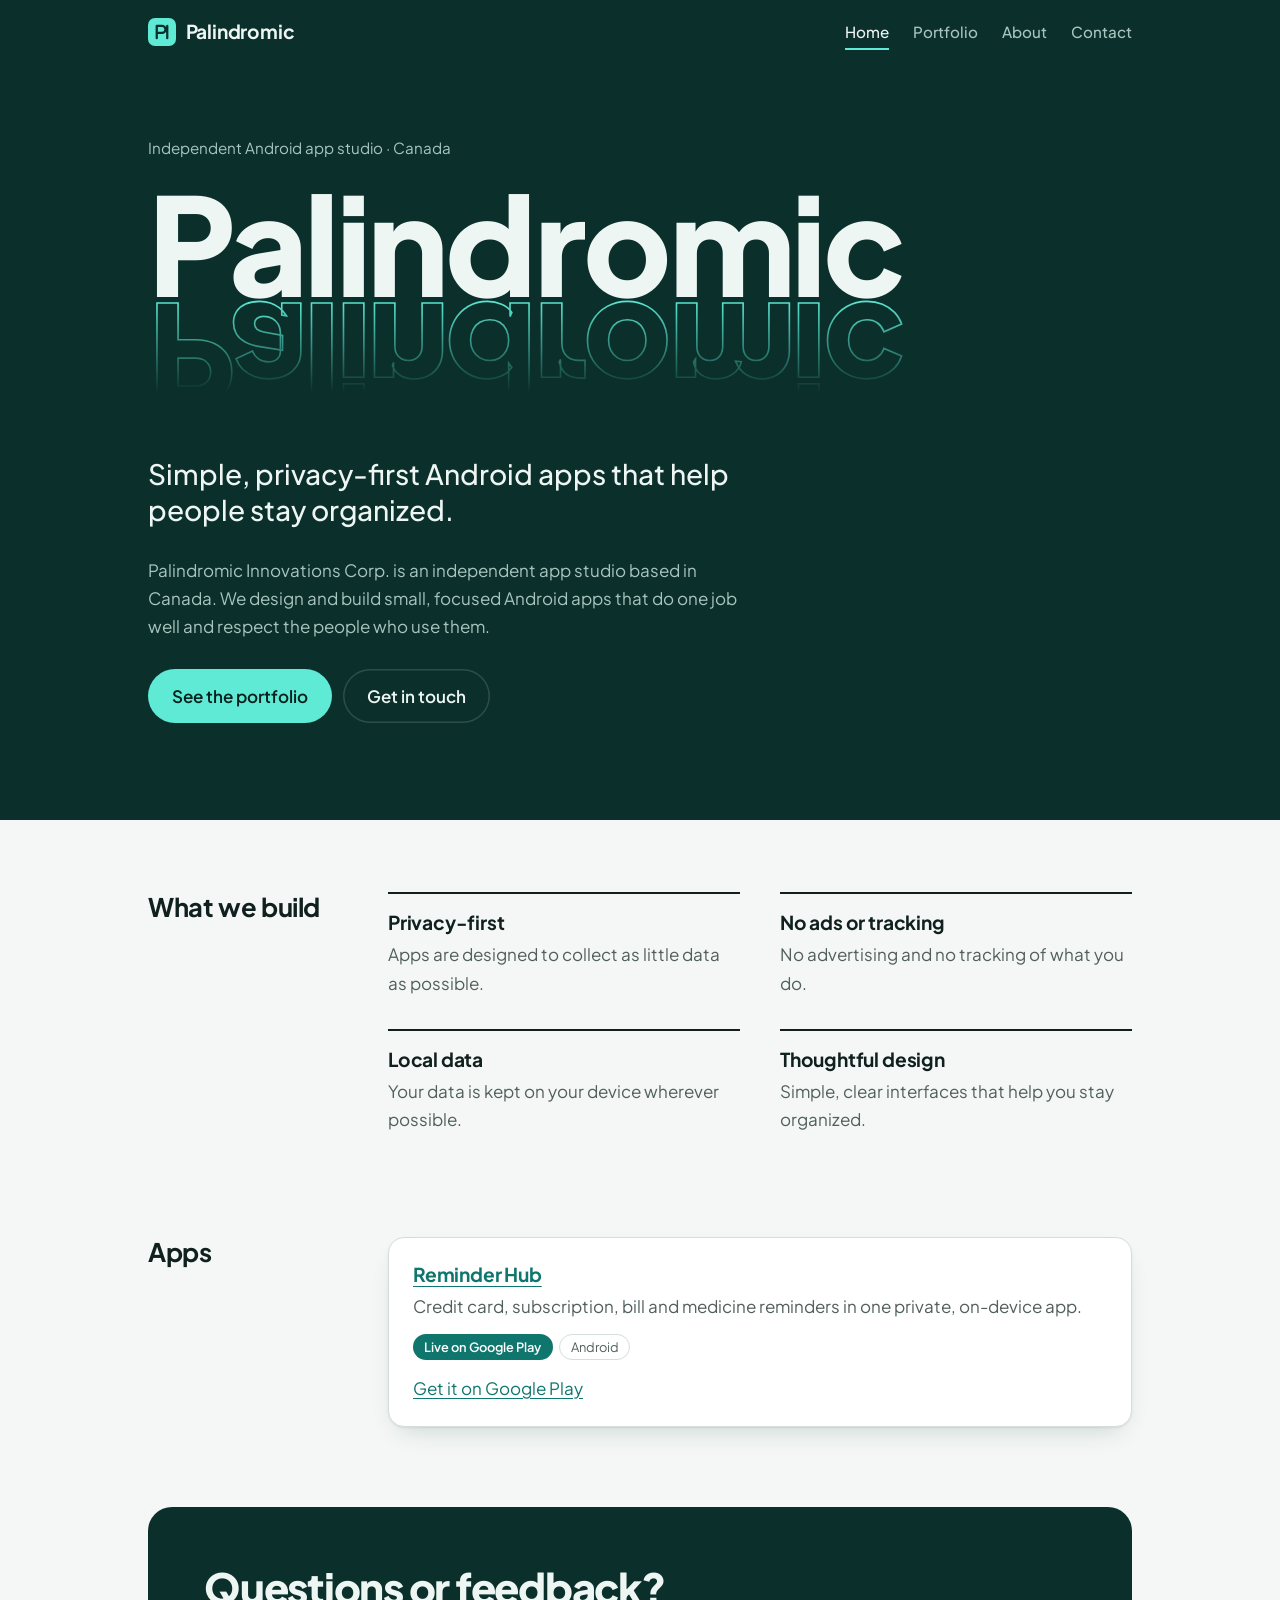
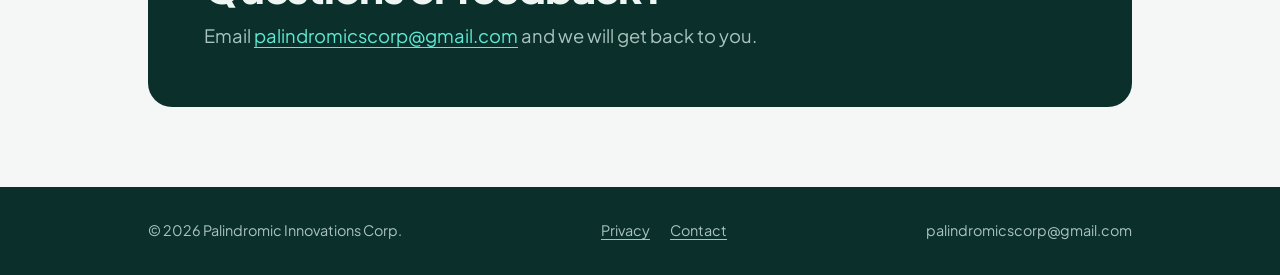
<file: index.html>
<!doctype html>
<html lang="en">
<head>
<meta charset="utf-8">
<meta name="viewport" content="width=device-width, initial-scale=1">
<title>Palindromic | Simple, privacy-first Android apps</title>
<meta name="description" content="Palindromic Innovations Corp. is a Canadian studio building privacy-first Android apps, plus fast, accessible websites and web apps for businesses.">
<link rel="canonical" href="https://www.palindromic.ca/">
<meta property="og:type" content="website">
<meta property="og:site_name" content="Palindromic">
<meta property="og:title" content="Palindromic | Simple, privacy-first Android apps">
<meta property="og:description" content="Palindromic Innovations Corp. is a Canadian studio building privacy-first Android apps, plus fast, accessible websites and web apps for businesses.">
<meta property="og:url" content="https://www.palindromic.ca/">
<meta property="og:image" content="https://www.palindromic.ca/assets/img/og.png">
<meta property="og:image:width" content="1200">
<meta property="og:image:height" content="630">
<meta property="og:image:alt" content="Palindromic: privacy-first Android apps, websites and web apps">
<meta name="twitter:card" content="summary_large_image">
<link rel="icon" href="favicon.svg" type="image/svg+xml">
<link rel="preload" href="assets/fonts/plus-jakarta-sans.woff2" as="font" type="font/woff2" crossorigin>
<link rel="stylesheet" href="assets/css/style.css">
<script type="application/ld+json">{"@context":"https://schema.org","@graph":[{"@type":"Organization","@id":"https://www.palindromic.ca/#org","name":"Palindromic Innovations Corp.","alternateName":"Palindromic","url":"https://www.palindromic.ca/","logo":"https://www.palindromic.ca/favicon.svg","email":"palindromicscorp@gmail.com","address":{"@type":"PostalAddress","addressCountry":"CA"},"founder":{"@id":"https://www.palindromic.ca/portfolio.html#salim"}},{"@type":"WebSite","@id":"https://www.palindromic.ca/#website","url":"https://www.palindromic.ca/","name":"Palindromic","publisher":{"@id":"https://www.palindromic.ca/#org"}}]}</script>
</head>
<body>
<a class="skip-link" href="#main">Skip to content</a>
<header class="site-header">
  <div class="container nav-wrap">
    <a class="brand" href="index.html"><svg class="logo-mark" viewBox="0 0 32 32" width="28" height="28" aria-hidden="true" focusable="false"><rect width="32" height="32" rx="8" fill="currentColor"/><path d="M10 23V9h6a4 4 0 0 1 0 8h-6M22 9v14" fill="none" stroke="var(--bg)" stroke-width="2.6" stroke-linecap="round" stroke-linejoin="round"/></svg><span>Palindromic</span></a>
    <nav aria-label="Main">
      <ul class="nav">
        <li><a href="index.html" aria-current="page">Home</a></li>
        <li><a href="portfolio.html">Portfolio</a></li>
        <li><a href="about.html">About</a></li>
        <li><a href="contact.html">Contact</a></li>
      </ul>
    </nav>
  </div>
</header>
<main id="main" class="container">
<section class="hero">
  <p class="eyebrow">Independent Android app studio · Canada</p>
  <h1 data-mirror="Palindromic">Palindromic</h1>
  <p class="lead">Simple, privacy-first Android apps that help people stay organized.</p>
  <p>Palindromic Innovations Corp. is an independent app studio based in Canada. We design and build small, focused Android apps that do one job well and respect the people who use them.</p>
  <p><a class="button" href="portfolio.html">See the portfolio</a> <a class="button ghost" href="contact.html">Get in touch</a></p>
</section>
<section aria-labelledby="principles">
  <h2 id="principles">What we build</h2>
  <ul class="cards">
    <li class="card"><h3>Privacy-first</h3><p>Apps are designed to collect as little data as possible.</p></li>
    <li class="card"><h3>No ads or tracking</h3><p>No advertising and no tracking of what you do.</p></li>
    <li class="card"><h3>Local data</h3><p>Your data is kept on your device wherever possible.</p></li>
    <li class="card"><h3>Thoughtful design</h3><p>Simple, clear interfaces that help you stay organized.</p></li>
  </ul>
</section>
<section aria-labelledby="apps">
  <h2 id="apps">Apps</h2>
  <!-- Replace this card with one <li class="card"> per app, linking to apps/APP-SLUG/index.html -->
  <ul class="cards">
    <li class="card"><h3><a href="apps/reminderhub/index.html">Reminder Hub</a></h3><p>Credit card, subscription, bill and medicine reminders in one private, on-device app.</p><ul class="tags"><li class="live">Live on Google Play</li><li>Android</li></ul><p class="links"><a href="https://play.google.com/store/apps/details?id=com.reminderhub.app">Get it on Google Play</a></p></li>
  </ul>
</section>
<section class="cta" aria-labelledby="contact-cta">
  <h2 id="contact-cta">Questions or feedback?</h2>
  <p>Email <a href="mailto:palindromicscorp@gmail.com">palindromicscorp@gmail.com</a> and we will get back to you.</p>
</section>
</main>
<footer class="site-footer">
  <div class="container footer-wrap">
    <p>&copy; 2026 Palindromic Innovations Corp.</p>
    <ul class="footer-links">
      <li><a href="privacy.html">Privacy</a></li>
      <li><a href="contact.html">Contact</a></li>
    </ul>
    <p>palindromicscorp@gmail.com</p>
  </div>
</footer>
</body>
</html>
</file>
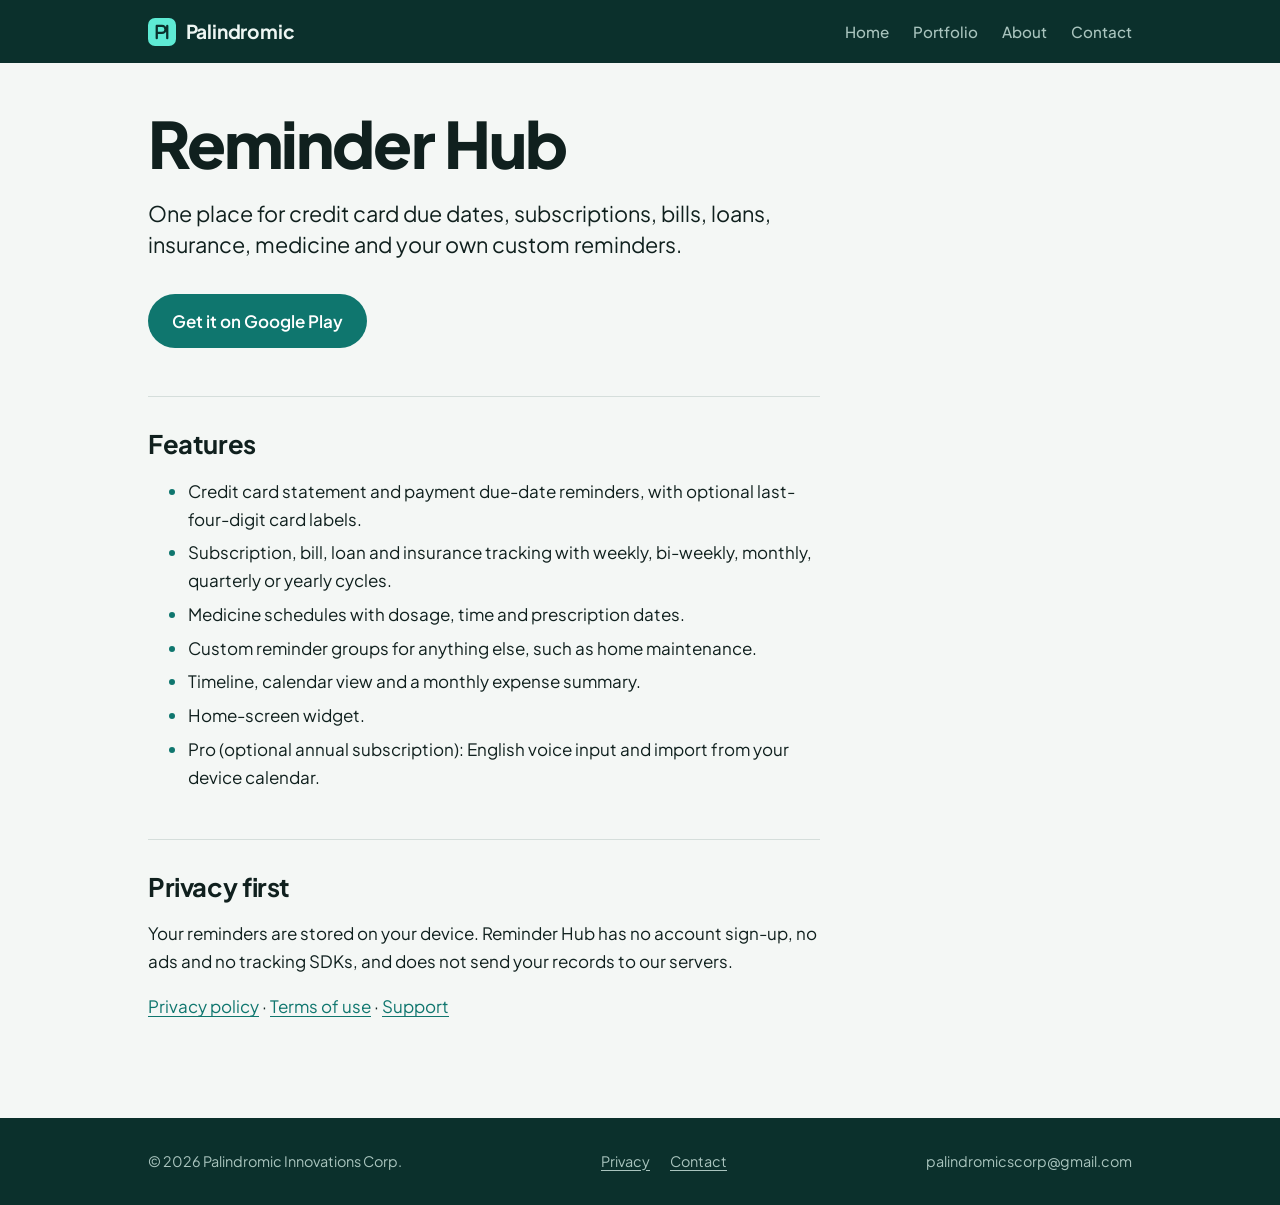
<file: apps/reminderhub/index.html>
<!doctype html>
<html lang="en">
<head>
<meta charset="utf-8">
<meta name="viewport" content="width=device-width, initial-scale=1">
<title>Reminder Hub: private bill and medicine reminders | Palindromic</title>
<meta name="description" content="Reminder Hub is a free Android app for credit card, subscription, bill and medicine reminders. No account, no ads, no tracking: your data stays on your device.">
<link rel="canonical" href="https://www.palindromic.ca/apps/reminderhub/">
<meta property="og:type" content="website">
<meta property="og:site_name" content="Palindromic">
<meta property="og:title" content="Reminder Hub: private bill and medicine reminders | Palindromic">
<meta property="og:description" content="Reminder Hub is a free Android app for credit card, subscription, bill and medicine reminders. No account, no ads, no tracking: your data stays on your device.">
<meta property="og:url" content="https://www.palindromic.ca/apps/reminderhub/">
<meta property="og:image" content="https://www.palindromic.ca/assets/img/og.png">
<meta property="og:image:width" content="1200">
<meta property="og:image:height" content="630">
<meta property="og:image:alt" content="Palindromic: privacy-first Android apps, websites and web apps">
<meta name="twitter:card" content="summary_large_image">
<link rel="icon" href="../../favicon.svg" type="image/svg+xml">
<link rel="preload" href="../../assets/fonts/plus-jakarta-sans.woff2" as="font" type="font/woff2" crossorigin>
<link rel="stylesheet" href="../../assets/css/style.css">
<script type="application/ld+json">{"@context":"https://schema.org","@type":"MobileApplication","name":"Reminder Hub","url":"https://www.palindromic.ca/apps/reminderhub/","description":"One private app for credit card, subscription, bill and medicine reminders. All data stays on the device.","operatingSystem":"Android","applicationCategory":"ProductivityApplication","installUrl":"https://play.google.com/store/apps/details?id=com.reminderhub.app","offers":{"@type":"Offer","price":"0","priceCurrency":"CAD"},"author":{"@type":"Organization","name":"Palindromic Innovations Corp.","url":"https://www.palindromic.ca/"}}</script>
</head>
<body>
<a class="skip-link" href="#main">Skip to content</a>
<header class="site-header">
  <div class="container nav-wrap">
    <a class="brand" href="../../index.html"><svg class="logo-mark" viewBox="0 0 32 32" width="28" height="28" aria-hidden="true" focusable="false"><rect width="32" height="32" rx="8" fill="currentColor"/><path d="M10 23V9h6a4 4 0 0 1 0 8h-6M22 9v14" fill="none" stroke="var(--bg)" stroke-width="2.6" stroke-linecap="round" stroke-linejoin="round"/></svg><span>Palindromic</span></a>
    <nav aria-label="Main">
      <ul class="nav">
        <li><a href="../../index.html">Home</a></li>
        <li><a href="../../portfolio.html">Portfolio</a></li>
        <li><a href="../../about.html">About</a></li>
        <li><a href="../../contact.html">Contact</a></li>
      </ul>
    </nav>
  </div>
</header>
<main id="main" class="container">
<article class="prose">
  <h1>Reminder Hub</h1>
  <p class="lead">One place for credit card due dates, subscriptions, bills, loans, insurance, medicine and your own custom reminders.</p>
  <p><a class="button" href="https://play.google.com/store/apps/details?id=com.reminderhub.app">Get it on Google Play</a></p>
  <h2>Features</h2>
  <ul>
    <li>Credit card statement and payment due-date reminders, with optional last-four-digit card labels.</li>
    <li>Subscription, bill, loan and insurance tracking with weekly, bi-weekly, monthly, quarterly or yearly cycles.</li>
    <li>Medicine schedules with dosage, time and prescription dates.</li>
    <li>Custom reminder groups for anything else, such as home maintenance.</li>
    <li>Timeline, calendar view and a monthly expense summary.</li>
    <li>Home-screen widget.</li>
    <li>Pro (optional annual subscription): English voice input and import from your device calendar.</li>
  </ul>
  <h2>Privacy first</h2>
  <p>Your reminders are stored on your device. Reminder Hub has no account sign-up, no ads and no tracking SDKs, and does not send your records to our servers.</p>
  <p><a href="privacy.html">Privacy policy</a> · <a href="terms.html">Terms of use</a> · <a href="../../contact.html">Support</a></p>
</article>
</main>
<footer class="site-footer">
  <div class="container footer-wrap">
    <p>&copy; 2026 Palindromic Innovations Corp.</p>
    <ul class="footer-links">
      <li><a href="../../privacy.html">Privacy</a></li>
      <li><a href="../../contact.html">Contact</a></li>
    </ul>
    <p>palindromicscorp@gmail.com</p>
  </div>
</footer>
</body>
</html>
</file>
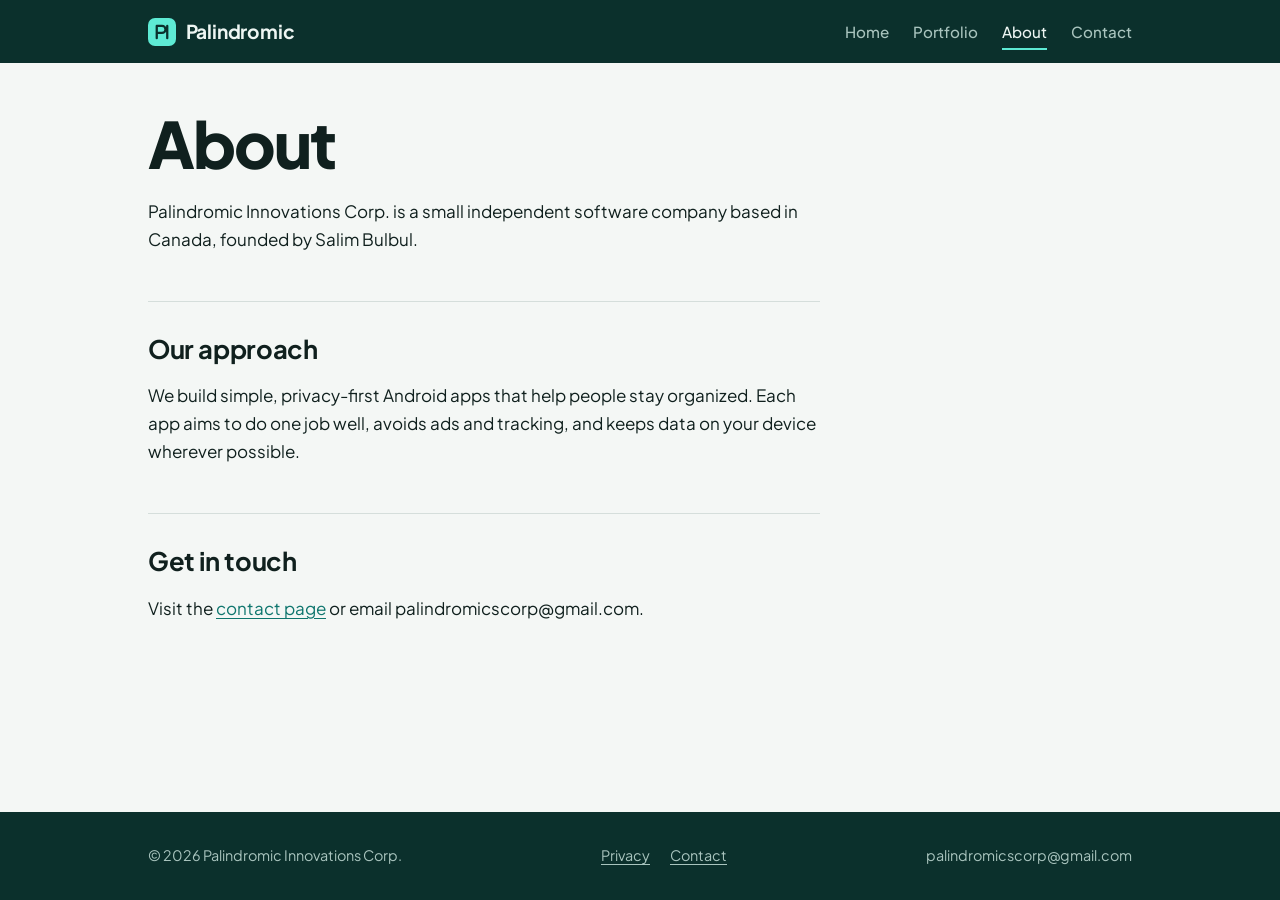
<file: about.html>
<!doctype html>
<html lang="en">
<head>
<meta charset="utf-8">
<meta name="viewport" content="width=device-width, initial-scale=1">
<title>About Palindromic Innovations Corp. | Palindromic</title>
<meta name="description" content="About Palindromic Innovations Corp., a Canadian developer of simple, privacy-first Android apps.">
<link rel="canonical" href="https://www.palindromic.ca/about.html">
<meta property="og:type" content="website">
<meta property="og:site_name" content="Palindromic">
<meta property="og:title" content="About Palindromic Innovations Corp. | Palindromic">
<meta property="og:description" content="About Palindromic Innovations Corp., a Canadian developer of simple, privacy-first Android apps.">
<meta property="og:url" content="https://www.palindromic.ca/about.html">
<meta property="og:image" content="https://www.palindromic.ca/assets/img/og.png">
<meta property="og:image:width" content="1200">
<meta property="og:image:height" content="630">
<meta property="og:image:alt" content="Palindromic: privacy-first Android apps, websites and web apps">
<meta name="twitter:card" content="summary_large_image">
<link rel="icon" href="favicon.svg" type="image/svg+xml">
<link rel="preload" href="assets/fonts/plus-jakarta-sans.woff2" as="font" type="font/woff2" crossorigin>
<link rel="stylesheet" href="assets/css/style.css">
<script type="application/ld+json">{"@context":"https://schema.org","@graph":[{"@type":"AboutPage","url":"https://www.palindromic.ca/about.html","about":{"@id":"https://www.palindromic.ca/#org"}},{"@type":"Organization","@id":"https://www.palindromic.ca/#org","name":"Palindromic Innovations Corp.","alternateName":"Palindromic","url":"https://www.palindromic.ca/","logo":"https://www.palindromic.ca/favicon.svg","email":"palindromicscorp@gmail.com","address":{"@type":"PostalAddress","addressCountry":"CA"},"founder":{"@id":"https://www.palindromic.ca/portfolio.html#salim"}}]}</script>
</head>
<body>
<a class="skip-link" href="#main">Skip to content</a>
<header class="site-header">
  <div class="container nav-wrap">
    <a class="brand" href="index.html"><svg class="logo-mark" viewBox="0 0 32 32" width="28" height="28" aria-hidden="true" focusable="false"><rect width="32" height="32" rx="8" fill="currentColor"/><path d="M10 23V9h6a4 4 0 0 1 0 8h-6M22 9v14" fill="none" stroke="var(--bg)" stroke-width="2.6" stroke-linecap="round" stroke-linejoin="round"/></svg><span>Palindromic</span></a>
    <nav aria-label="Main">
      <ul class="nav">
        <li><a href="index.html">Home</a></li>
        <li><a href="portfolio.html">Portfolio</a></li>
        <li><a href="about.html" aria-current="page">About</a></li>
        <li><a href="contact.html">Contact</a></li>
      </ul>
    </nav>
  </div>
</header>
<main id="main" class="container">
<article class="prose">
  <h1>About</h1>
  <p>Palindromic Innovations Corp. is a small independent software company based in Canada, founded by Salim Bulbul.</p>
  <!-- TODO: add a short personal background (experience, what got you into app development). -->
  <h2>Our approach</h2>
  <p>We build simple, privacy-first Android apps that help people stay organized. Each app aims to do one job well, avoids ads and tracking, and keeps data on your device wherever possible.</p>
  <!-- TODO: optionally add your city, skills, or other personal details you want public. -->
  <h2>Get in touch</h2>
  <p>Visit the <a href="contact.html">contact page</a> or email palindromicscorp@gmail.com.</p>
</article>
</main>
<footer class="site-footer">
  <div class="container footer-wrap">
    <p>&copy; 2026 Palindromic Innovations Corp.</p>
    <ul class="footer-links">
      <li><a href="privacy.html">Privacy</a></li>
      <li><a href="contact.html">Contact</a></li>
    </ul>
    <p>palindromicscorp@gmail.com</p>
  </div>
</footer>
</body>
</html>
</file>
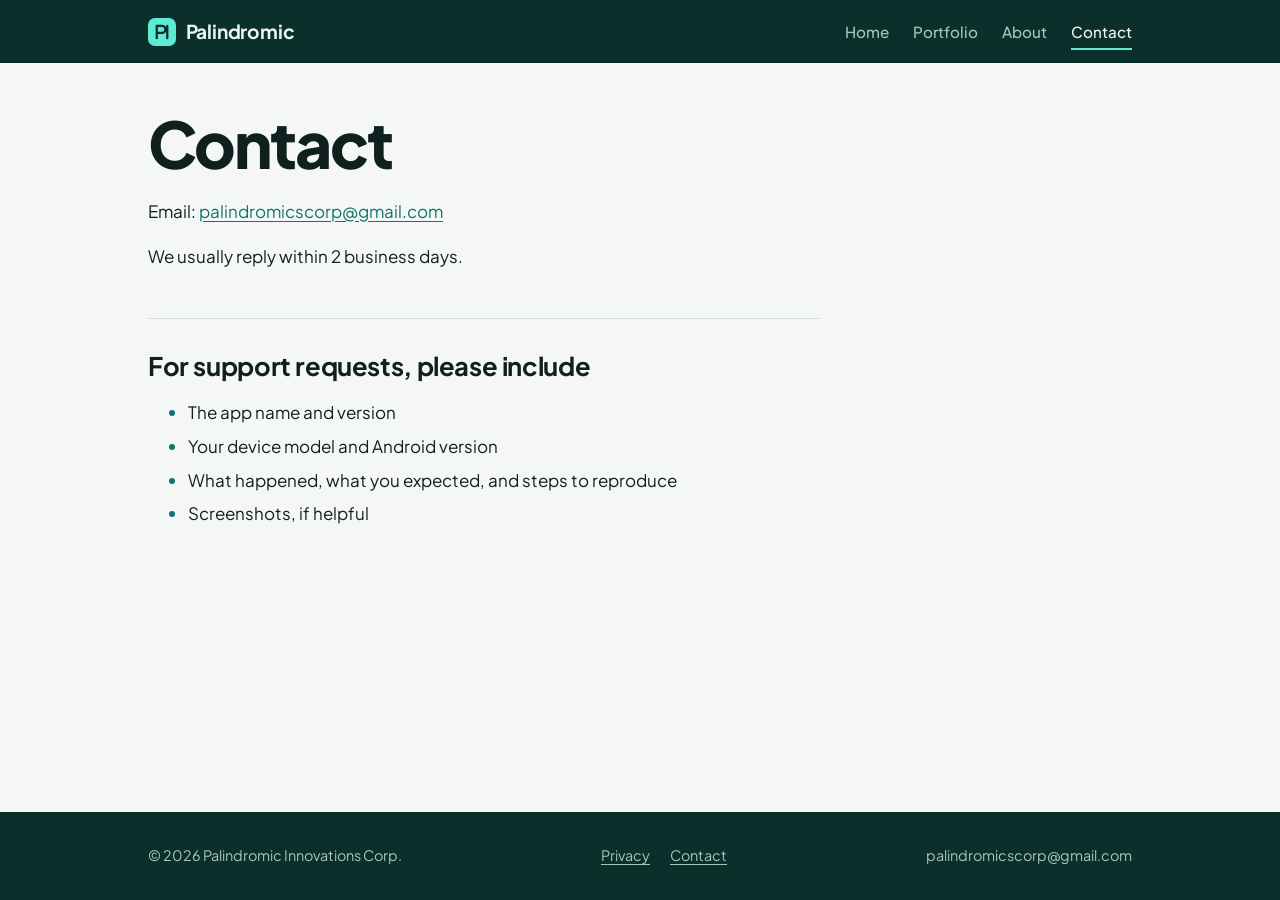
<file: contact.html>
<!doctype html>
<html lang="en">
<head>
<meta charset="utf-8">
<meta name="viewport" content="width=device-width, initial-scale=1">
<title>Contact | Palindromic</title>
<meta name="description" content="Contact Palindromic for app support, feedback, or business enquiries.">
<link rel="canonical" href="https://www.palindromic.ca/contact.html">
<meta property="og:type" content="website">
<meta property="og:site_name" content="Palindromic">
<meta property="og:title" content="Contact | Palindromic">
<meta property="og:description" content="Contact Palindromic for app support, feedback, or business enquiries.">
<meta property="og:url" content="https://www.palindromic.ca/contact.html">
<meta property="og:image" content="https://www.palindromic.ca/assets/img/og.png">
<meta property="og:image:width" content="1200">
<meta property="og:image:height" content="630">
<meta property="og:image:alt" content="Palindromic: privacy-first Android apps, websites and web apps">
<meta name="twitter:card" content="summary_large_image">
<link rel="icon" href="favicon.svg" type="image/svg+xml">
<link rel="preload" href="assets/fonts/plus-jakarta-sans.woff2" as="font" type="font/woff2" crossorigin>
<link rel="stylesheet" href="assets/css/style.css">
</head>
<body>
<a class="skip-link" href="#main">Skip to content</a>
<header class="site-header">
  <div class="container nav-wrap">
    <a class="brand" href="index.html"><svg class="logo-mark" viewBox="0 0 32 32" width="28" height="28" aria-hidden="true" focusable="false"><rect width="32" height="32" rx="8" fill="currentColor"/><path d="M10 23V9h6a4 4 0 0 1 0 8h-6M22 9v14" fill="none" stroke="var(--bg)" stroke-width="2.6" stroke-linecap="round" stroke-linejoin="round"/></svg><span>Palindromic</span></a>
    <nav aria-label="Main">
      <ul class="nav">
        <li><a href="index.html">Home</a></li>
        <li><a href="portfolio.html">Portfolio</a></li>
        <li><a href="about.html">About</a></li>
        <li><a href="contact.html" aria-current="page">Contact</a></li>
      </ul>
    </nav>
  </div>
</header>
<main id="main" class="container">
<article class="prose">
  <h1>Contact</h1>
  <p>Email: <a href="mailto:palindromicscorp@gmail.com">palindromicscorp@gmail.com</a></p>
  <p>We usually reply within 2 business days.</p>
  <h2>For support requests, please include</h2>
  <ul>
    <li>The app name and version</li>
    <li>Your device model and Android version</li>
    <li>What happened, what you expected, and steps to reproduce</li>
    <li>Screenshots, if helpful</li>
  </ul>
</article>
</main>
<footer class="site-footer">
  <div class="container footer-wrap">
    <p>&copy; 2026 Palindromic Innovations Corp.</p>
    <ul class="footer-links">
      <li><a href="privacy.html">Privacy</a></li>
      <li><a href="contact.html">Contact</a></li>
    </ul>
    <p>palindromicscorp@gmail.com</p>
  </div>
</footer>
</body>
</html>
</file>
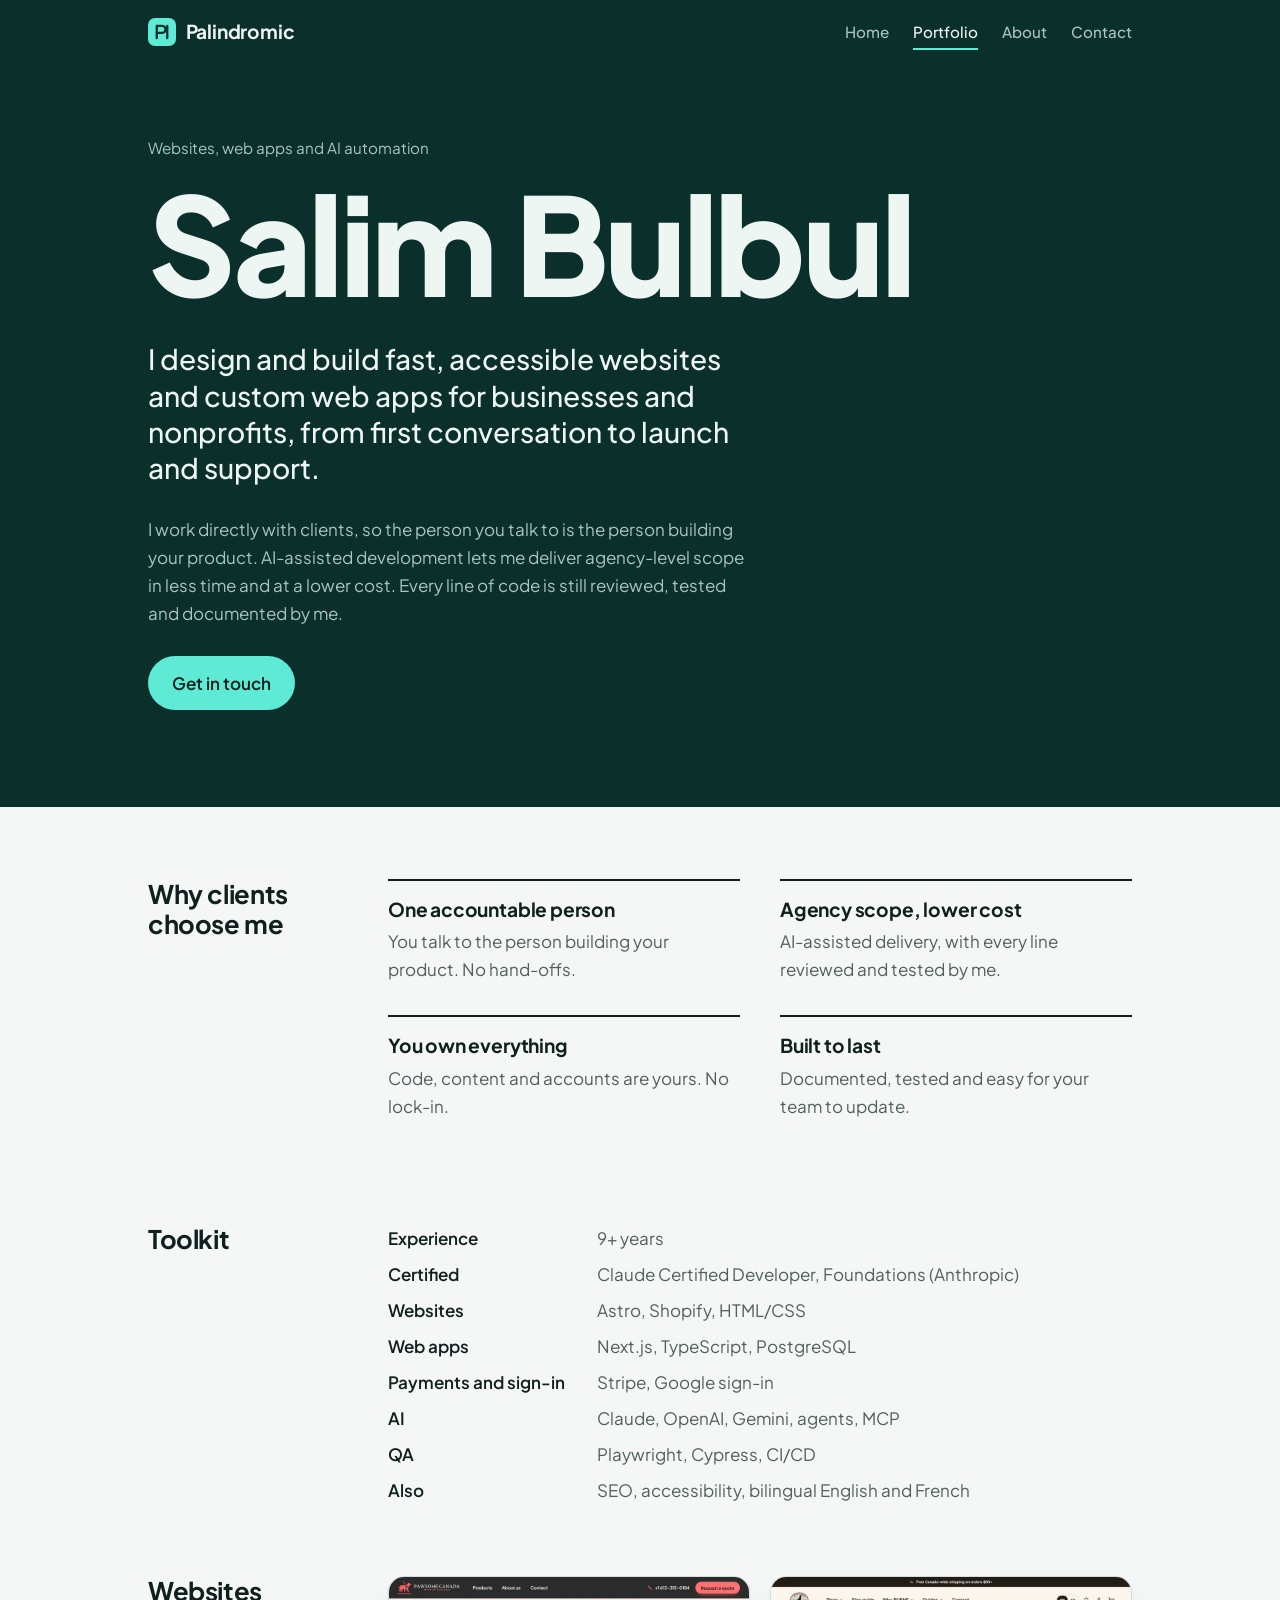
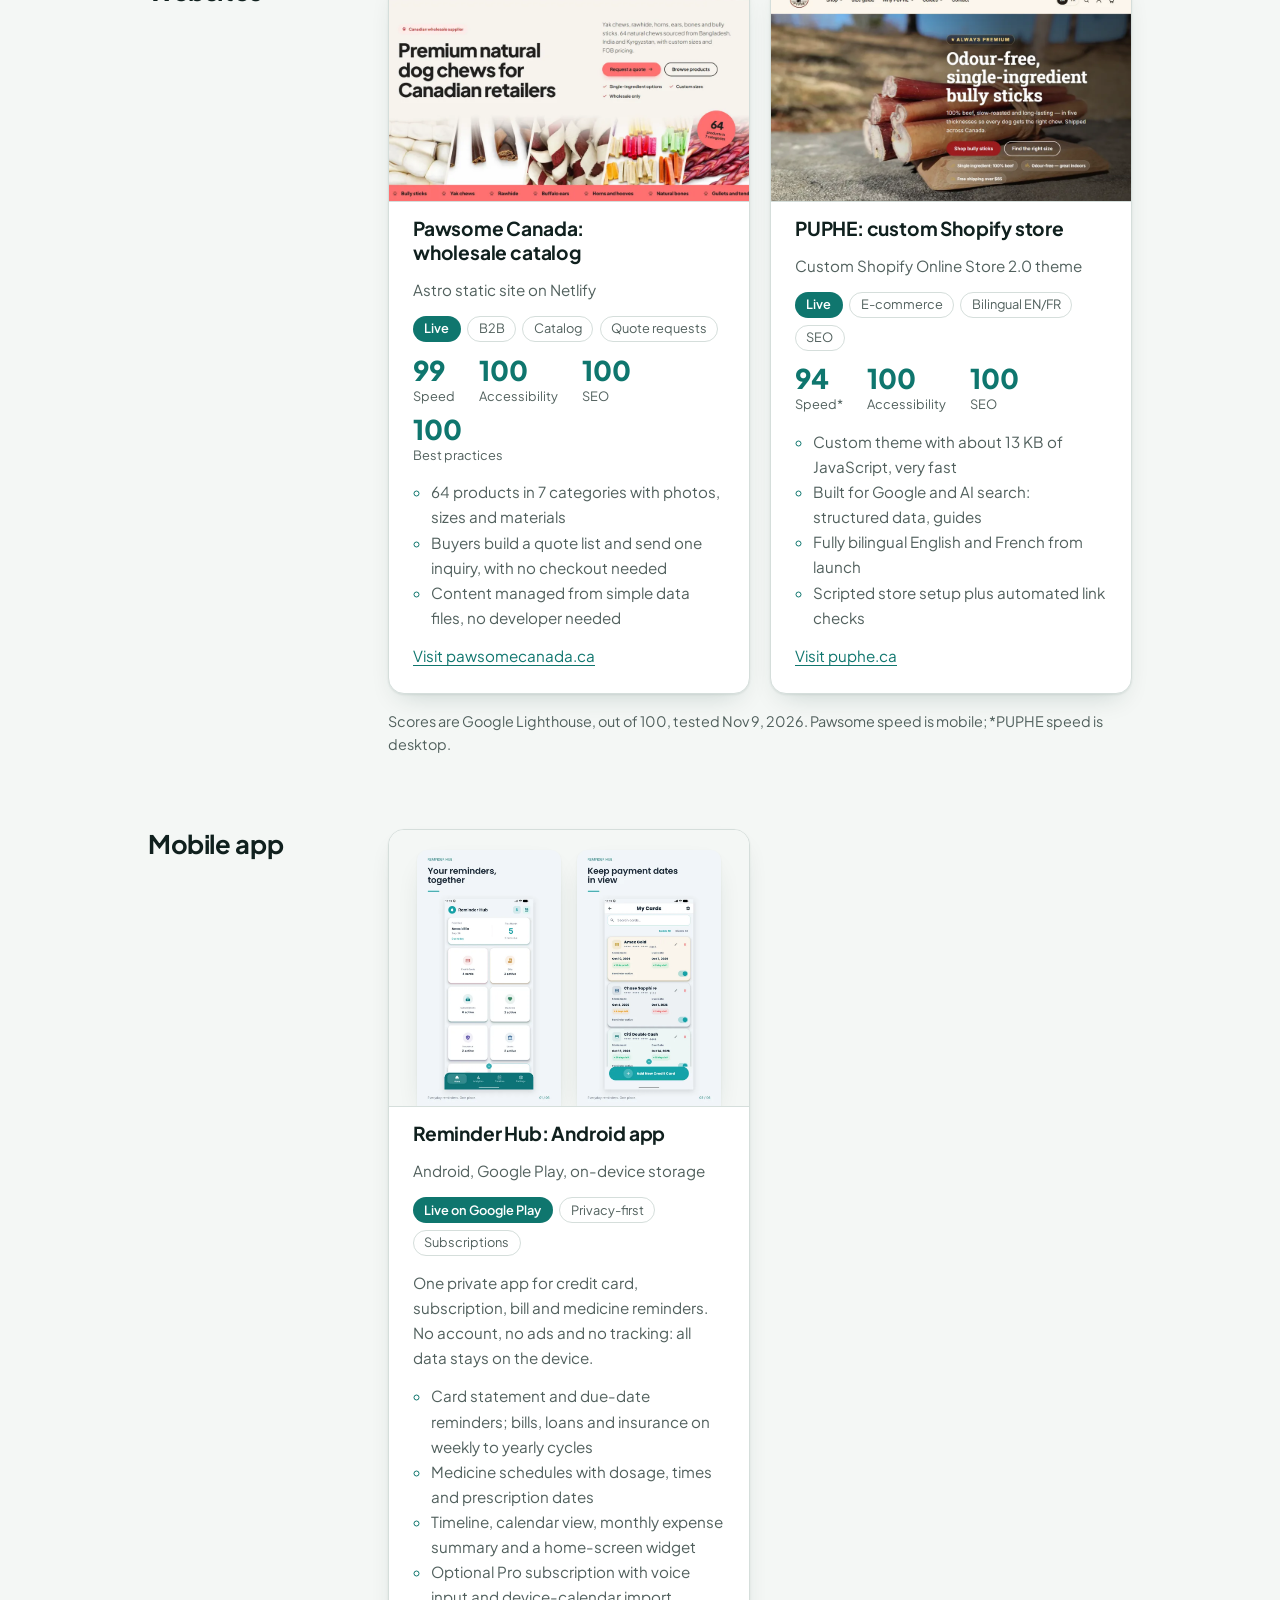
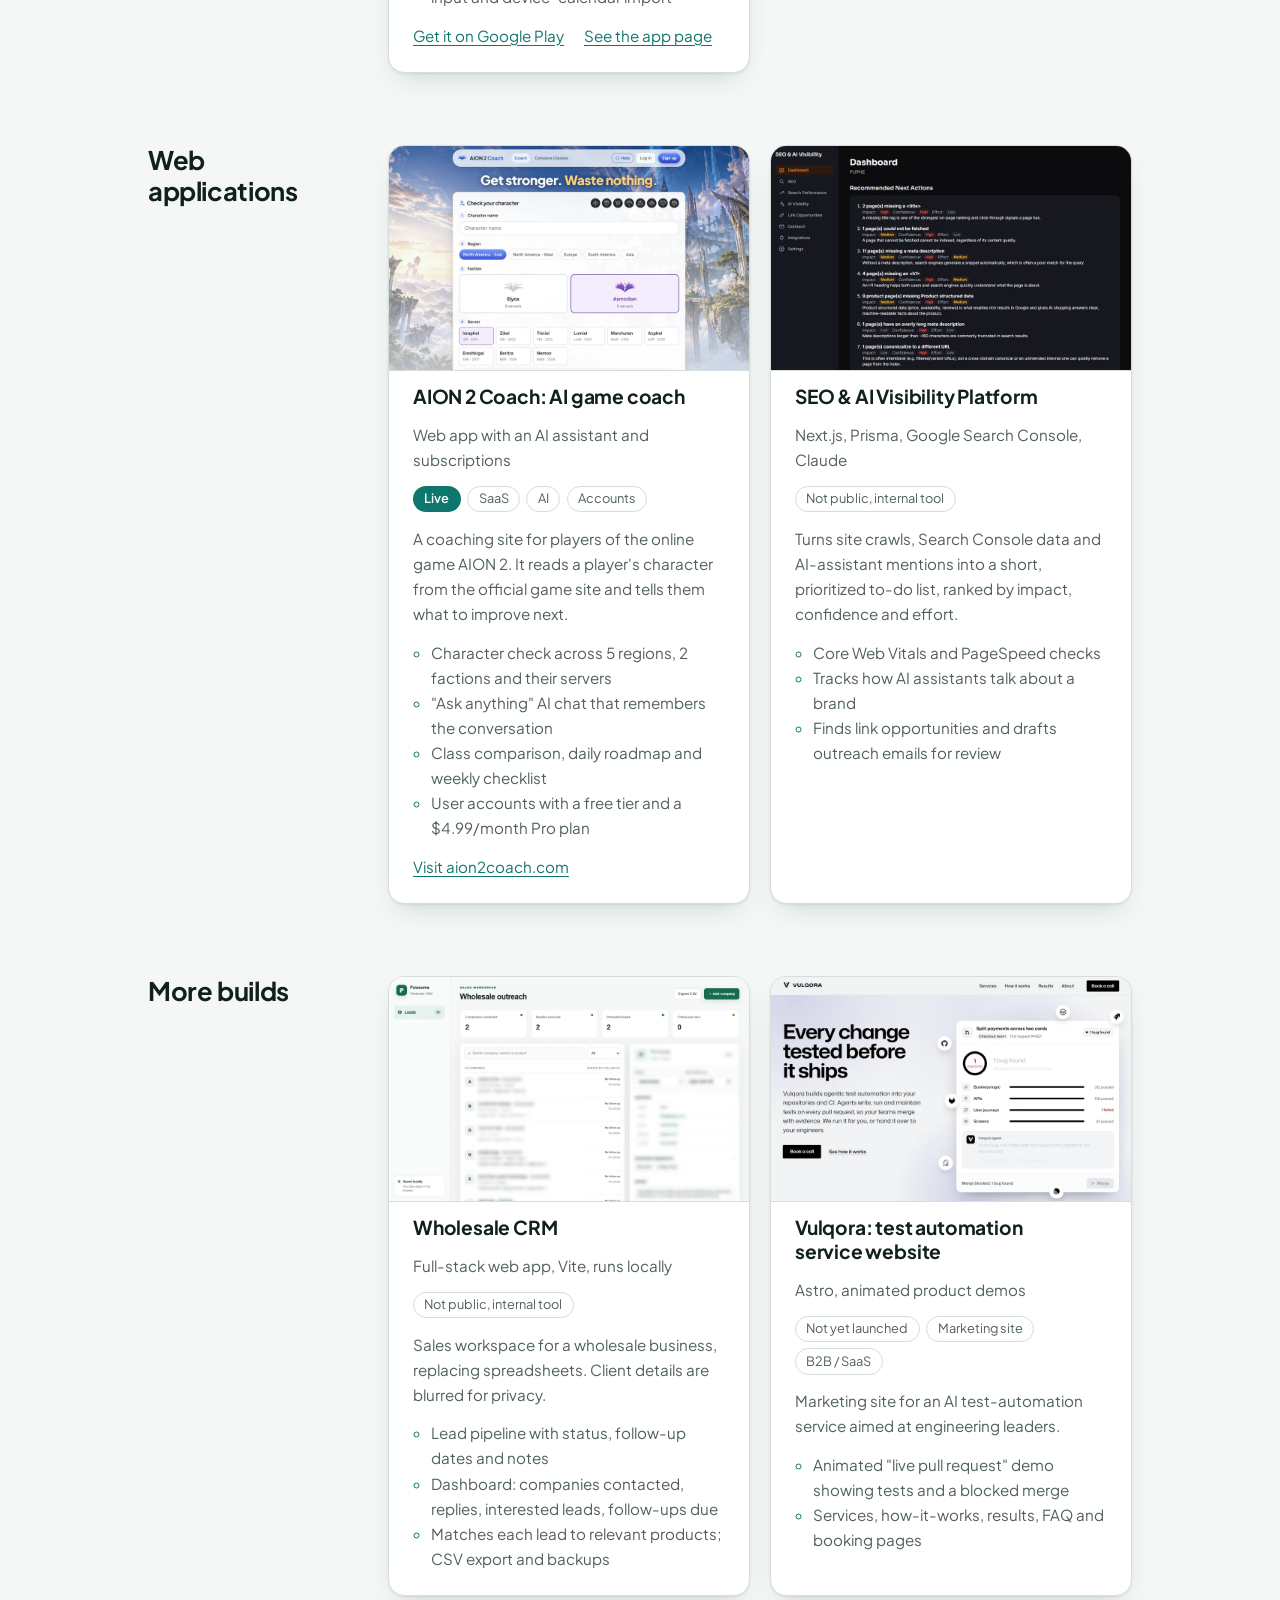
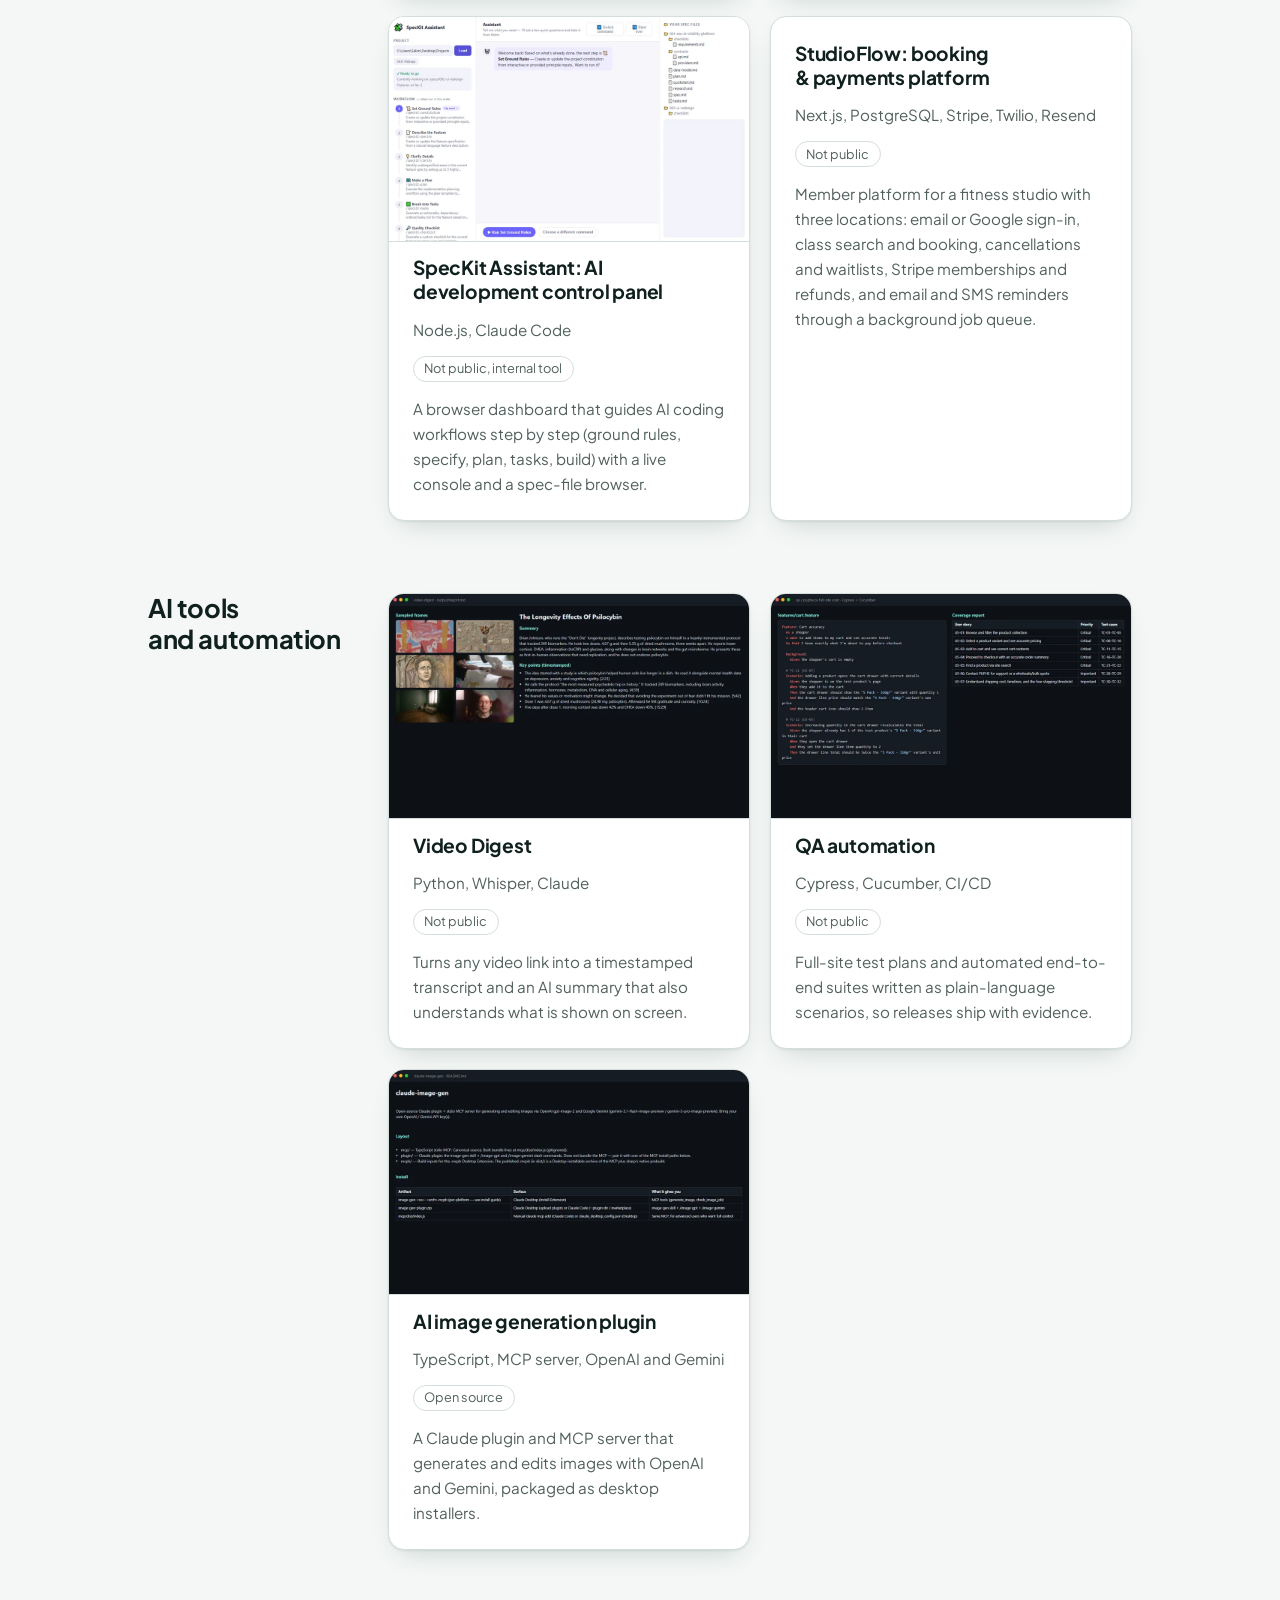
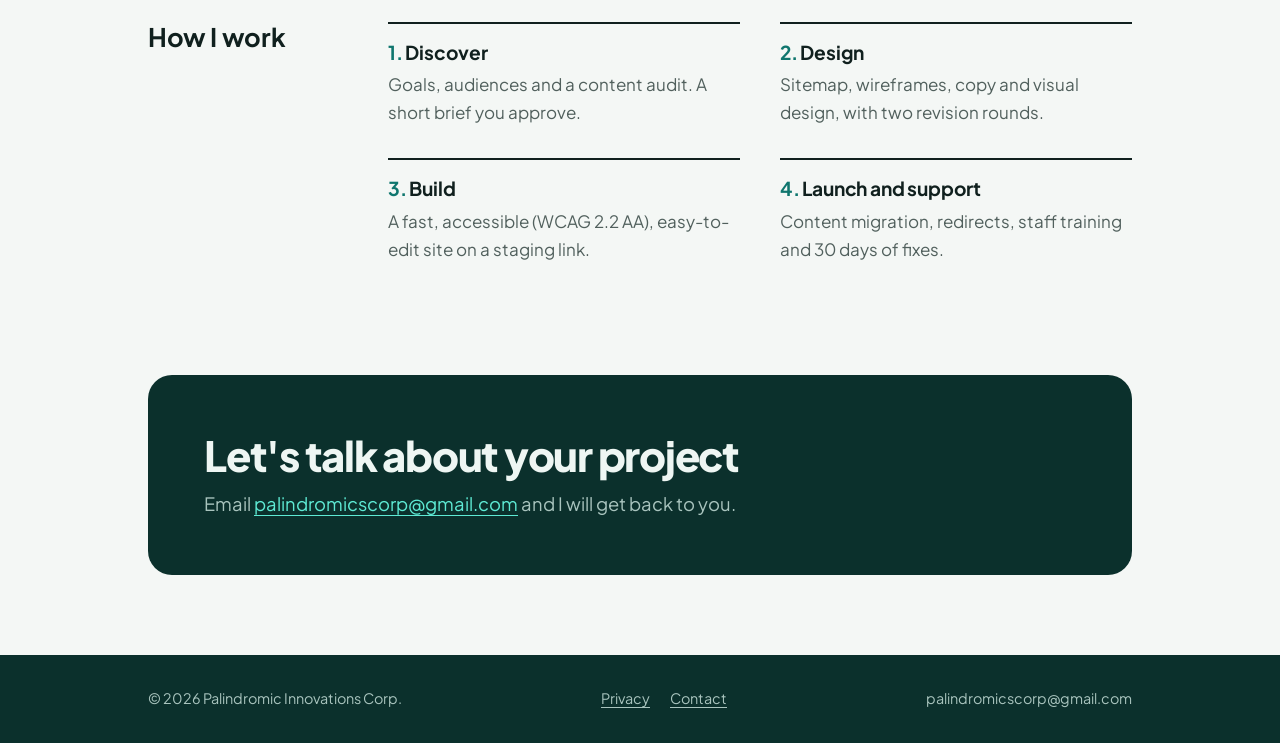
<file: portfolio.html>
<!doctype html>
<html lang="en">
<head>
<meta charset="utf-8">
<meta name="viewport" content="width=device-width, initial-scale=1">
<title>Salim Bulbul: websites, web apps and AI automation | Palindromic</title>
<meta name="description" content="Portfolio of Salim Bulbul, a Canadian web developer: live client websites with Lighthouse scores, an Android app, custom web apps and AI automation tools.">
<link rel="canonical" href="https://www.palindromic.ca/portfolio.html">
<meta property="og:type" content="website">
<meta property="og:site_name" content="Palindromic">
<meta property="og:title" content="Salim Bulbul: websites, web apps and AI automation | Palindromic">
<meta property="og:description" content="Portfolio of Salim Bulbul, a Canadian web developer: live client websites with Lighthouse scores, an Android app, custom web apps and AI automation tools.">
<meta property="og:url" content="https://www.palindromic.ca/portfolio.html">
<meta property="og:image" content="https://www.palindromic.ca/assets/img/og.png">
<meta property="og:image:width" content="1200">
<meta property="og:image:height" content="630">
<meta property="og:image:alt" content="Palindromic: privacy-first Android apps, websites and web apps">
<meta name="twitter:card" content="summary_large_image">
<link rel="icon" href="favicon.svg" type="image/svg+xml">
<link rel="preload" href="assets/fonts/plus-jakarta-sans.woff2" as="font" type="font/woff2" crossorigin>
<link rel="stylesheet" href="assets/css/style.css">
<script type="application/ld+json">{"@context":"https://schema.org","@graph":[{"@type":"ProfilePage","@id":"https://www.palindromic.ca/portfolio.html","url":"https://www.palindromic.ca/portfolio.html","name":"Salim Bulbul portfolio","mainEntity":{"@id":"https://www.palindromic.ca/portfolio.html#salim"}},{"@type":"Person","@id":"https://www.palindromic.ca/portfolio.html#salim","name":"Salim Bulbul","jobTitle":"Web and app developer","url":"https://www.palindromic.ca/portfolio.html","worksFor":{"@id":"https://www.palindromic.ca/#org"},"knowsAbout":["Web development","Astro","Shopify","Next.js","TypeScript","PostgreSQL","Stripe","AI automation","Test automation","SEO","Web accessibility"]},{"@type":"Organization","@id":"https://www.palindromic.ca/#org","name":"Palindromic Innovations Corp.","alternateName":"Palindromic","url":"https://www.palindromic.ca/","logo":"https://www.palindromic.ca/favicon.svg","email":"palindromicscorp@gmail.com","address":{"@type":"PostalAddress","addressCountry":"CA"},"founder":{"@id":"https://www.palindromic.ca/portfolio.html#salim"}}]}</script>
</head>
<body>
<a class="skip-link" href="#main">Skip to content</a>
<header class="site-header">
  <div class="container nav-wrap">
    <a class="brand" href="index.html"><svg class="logo-mark" viewBox="0 0 32 32" width="28" height="28" aria-hidden="true" focusable="false"><rect width="32" height="32" rx="8" fill="currentColor"/><path d="M10 23V9h6a4 4 0 0 1 0 8h-6M22 9v14" fill="none" stroke="var(--bg)" stroke-width="2.6" stroke-linecap="round" stroke-linejoin="round"/></svg><span>Palindromic</span></a>
    <nav aria-label="Main">
      <ul class="nav">
        <li><a href="index.html">Home</a></li>
        <li><a href="portfolio.html" aria-current="page">Portfolio</a></li>
        <li><a href="about.html">About</a></li>
        <li><a href="contact.html">Contact</a></li>
      </ul>
    </nav>
  </div>
</header>
<main id="main" class="container">
<section class="hero">
  <p class="eyebrow">Websites, web apps and AI automation</p>
  <h1>Salim Bulbul</h1>
  <p class="lead">I design and build fast, accessible websites and custom web apps for businesses and nonprofits, from first conversation to launch and support.</p>
  <p>I work directly with clients, so the person you talk to is the person building your product. AI-assisted development lets me deliver agency-level scope in less time and at a lower cost. Every line of code is still reviewed, tested and documented by me.</p>
  <p><a class="button" href="contact.html">Get in touch</a></p>
</section>

<section aria-labelledby="why">
  <h2 id="why">Why clients choose me</h2>
  <ul class="cards ruled">
    <li class="card"><h3>One accountable person</h3><p>You talk to the person building your product. No hand-offs.</p></li>
    <li class="card"><h3>Agency scope, lower cost</h3><p>AI-assisted delivery, with every line reviewed and tested by me.</p></li>
    <li class="card"><h3>You own everything</h3><p>Code, content and accounts are yours. No lock-in.</p></li>
    <li class="card"><h3>Built to last</h3><p>Documented, tested and easy for your team to update.</p></li>
  </ul>
</section>

<section aria-labelledby="toolkit">
  <h2 id="toolkit">Toolkit</h2>
  <dl class="facts">
    <dt>Experience</dt><dd>9+ years</dd>
    <dt>Certified</dt><dd>Claude Certified Developer, Foundations (Anthropic)</dd>
    <dt>Websites</dt><dd>Astro, Shopify, HTML/CSS</dd>
    <dt>Web apps</dt><dd>Next.js, TypeScript, PostgreSQL</dd>
    <dt>Payments and sign-in</dt><dd>Stripe, Google sign-in</dd>
    <dt>AI</dt><dd>Claude, OpenAI, Gemini, agents, MCP</dd>
    <dt>QA</dt><dd>Playwright, Cypress, CI/CD</dd>
    <dt>Also</dt><dd>SEO, accessibility, bilingual English and French</dd>
  </dl>
</section>

<section aria-labelledby="websites">
  <h2 id="websites">Websites</h2>
  <div>
  <ul class="cards projects">
    <li class="card">
      <img src="assets/img/portfolio/pawsome.webp" width="960" height="600" loading="lazy" alt="Pawsome Canada home page: premium natural dog chews for Canadian retailers">
      <h3>Pawsome Canada: wholesale catalog</h3>
      <p class="meta">Astro static site on Netlify</p>
      <ul class="tags"><li class="live">Live</li><li>B2B</li><li>Catalog</li><li>Quote requests</li></ul>
      <ul class="scores"><li><b>99</b> Speed</li><li><b>100</b> Accessibility</li><li><b>100</b> SEO</li><li><b>100</b> Best practices</li></ul>
      <ul class="points">
        <li>64 products in 7 categories with photos, sizes and materials</li>
        <li>Buyers build a quote list and send one inquiry, with no checkout needed</li>
        <li>Content managed from simple data files, no developer needed</li>
      </ul>
      <p><a href="https://www.pawsomecanada.ca/">Visit pawsomecanada.ca</a></p>
    </li>
    <li class="card">
      <img src="assets/img/portfolio/puphe.webp" width="960" height="600" loading="lazy" alt="PUPHE store home page: odour-free, single-ingredient bully sticks">
      <h3>PUPHE: custom Shopify store</h3>
      <p class="meta">Custom Shopify Online Store 2.0 theme</p>
      <ul class="tags"><li class="live">Live</li><li>E-commerce</li><li>Bilingual EN/FR</li><li>SEO</li></ul>
      <ul class="scores"><li><b>94</b> Speed*</li><li><b>100</b> Accessibility</li><li><b>100</b> SEO</li></ul>
      <ul class="points">
        <li>Custom theme with about 13 KB of JavaScript, very fast</li>
        <li>Built for Google and AI search: structured data, guides</li>
        <li>Fully bilingual English and French from launch</li>
        <li>Scripted store setup plus automated link checks</li>
      </ul>
      <p><a href="https://www.puphe.ca/">Visit puphe.ca</a></p>
    </li>
  </ul>
  <p class="note">Scores are Google Lighthouse, out of 100, tested Nov 9, 2026. Pawsome speed is mobile; *PUPHE speed is desktop.</p>
  </div>
</section>

<section aria-labelledby="mobile">
  <h2 id="mobile">Mobile app</h2>
  <ul class="cards projects">
    <li class="card">
      <div class="shots">
        <img src="assets/img/portfolio/reminderhub-1.webp" width="540" height="960" loading="lazy" alt="Reminder Hub home screen with reminder categories">
        <img src="assets/img/portfolio/reminderhub-2.webp" width="540" height="960" loading="lazy" alt="Reminder Hub card list with statement and due dates">
      </div>
      <h3>Reminder Hub: Android app</h3>
      <p class="meta">Android, Google Play, on-device storage</p>
      <ul class="tags"><li class="live">Live on Google Play</li><li>Privacy-first</li><li>Subscriptions</li></ul>
      <p>One private app for credit card, subscription, bill and medicine reminders. No account, no ads and no tracking: all data stays on the device.</p>
      <ul class="points">
        <li>Card statement and due-date reminders; bills, loans and insurance on weekly to yearly cycles</li>
        <li>Medicine schedules with dosage, times and prescription dates</li>
        <li>Timeline, calendar view, monthly expense summary and a home-screen widget</li>
        <li>Optional Pro subscription with voice input and device-calendar import</li>
      </ul>
      <p class="links"><a href="https://play.google.com/store/apps/details?id=com.reminderhub.app">Get it on Google Play</a> <a href="apps/reminderhub/index.html">See the app page</a></p>
    </li>
  </ul>
</section>

<section aria-labelledby="webapps">
  <h2 id="webapps">Web applications</h2>
  <ul class="cards projects">
    <li class="card">
      <img src="assets/img/portfolio/aion2coach.webp" width="960" height="600" loading="lazy" alt="AION 2 Coach character check screen">
      <h3>AION 2 Coach: AI game coach</h3>
      <p class="meta">Web app with an AI assistant and subscriptions</p>
      <ul class="tags"><li class="live">Live</li><li>SaaS</li><li>AI</li><li>Accounts</li></ul>
      <p>A coaching site for players of the online game AION 2. It reads a player's character from the official game site and tells them what to improve next.</p>
      <ul class="points">
        <li>Character check across 5 regions, 2 factions and their servers</li>
        <li>"Ask anything" AI chat that remembers the conversation</li>
        <li>Class comparison, daily roadmap and weekly checklist</li>
        <li>User accounts with a free tier and a $4.99/month Pro plan</li>
      </ul>
      <p><a href="https://aion2coach.com/">Visit aion2coach.com</a></p>
    </li>
    <li class="card">
      <img src="assets/img/portfolio/seo-platform.webp" width="960" height="600" loading="lazy" alt="SEO and AI Visibility dashboard listing recommended next actions">
      <h3>SEO &amp; AI Visibility Platform</h3>
      <p class="meta">Next.js, Prisma, Google Search Console, Claude</p>
      <ul class="tags"><li>Not public, internal tool</li></ul>
      <p>Turns site crawls, Search Console data and AI-assistant mentions into a short, prioritized to-do list, ranked by impact, confidence and effort.</p>
      <ul class="points">
        <li>Core Web Vitals and PageSpeed checks</li>
        <li>Tracks how AI assistants talk about a brand</li>
        <li>Finds link opportunities and drafts outreach emails for review</li>
      </ul>
    </li>
  </ul>
</section>

<section aria-labelledby="more">
  <h2 id="more">More builds</h2>
  <ul class="cards projects">
    <li class="card">
      <img src="assets/img/portfolio/wholesale-crm.webp" width="960" height="600" loading="lazy" alt="Wholesale CRM outreach dashboard, client details blurred">
      <h3>Wholesale CRM</h3>
      <p class="meta">Full-stack web app, Vite, runs locally</p>
      <ul class="tags"><li>Not public, internal tool</li></ul>
      <p>Sales workspace for a wholesale business, replacing spreadsheets. Client details are blurred for privacy.</p>
      <ul class="points">
        <li>Lead pipeline with status, follow-up dates and notes</li>
        <li>Dashboard: companies contacted, replies, interested leads, follow-ups due</li>
        <li>Matches each lead to relevant products; CSV export and backups</li>
      </ul>
    </li>
    <li class="card">
      <img src="assets/img/portfolio/vulqora.webp" width="960" height="600" loading="lazy" alt="Vulqora marketing site: every change tested before it ships">
      <h3>Vulqora: test automation service website</h3>
      <p class="meta">Astro, animated product demos</p>
      <ul class="tags"><li>Not yet launched</li><li>Marketing site</li><li>B2B / SaaS</li></ul>
      <p>Marketing site for an AI test-automation service aimed at engineering leaders.</p>
      <ul class="points">
        <li>Animated "live pull request" demo showing tests and a blocked merge</li>
        <li>Services, how-it-works, results, FAQ and booking pages</li>
      </ul>
    </li>
    <li class="card">
      <img src="assets/img/portfolio/speckit.webp" width="960" height="600" loading="lazy" alt="SpecKit Assistant dashboard with workflow steps and a console">
      <h3>SpecKit Assistant: AI development control panel</h3>
      <p class="meta">Node.js, Claude Code</p>
      <ul class="tags"><li>Not public, internal tool</li></ul>
      <p>A browser dashboard that guides AI coding workflows step by step (ground rules, specify, plan, tasks, build) with a live console and a spec-file browser.</p>
    </li>
    <li class="card">
      <h3>StudioFlow: booking &amp; payments platform</h3>
      <p class="meta">Next.js, PostgreSQL, Stripe, Twilio, Resend</p>
      <ul class="tags"><li>Not public</li></ul>
      <p>Member platform for a fitness studio with three locations: email or Google sign-in, class search and booking, cancellations and waitlists, Stripe memberships and refunds, and email and SMS reminders through a background job queue.</p>
    </li>
  </ul>
</section>

<section aria-labelledby="ai">
  <h2 id="ai">AI tools and automation</h2>
  <ul class="cards projects">
    <li class="card">
      <img src="assets/img/portfolio/video-digest.webp" width="960" height="600" loading="lazy" alt="Video Digest output: sampled frames beside a timestamped summary">
      <h3>Video Digest</h3>
      <p class="meta">Python, Whisper, Claude</p>
      <ul class="tags"><li>Not public</li></ul>
      <p>Turns any video link into a timestamped transcript and an AI summary that also understands what is shown on screen.</p>
    </li>
    <li class="card">
      <img src="assets/img/portfolio/qa-automation.webp" width="960" height="600" loading="lazy" alt="Plain-language test scenarios beside a coverage report">
      <h3>QA automation</h3>
      <p class="meta">Cypress, Cucumber, CI/CD</p>
      <ul class="tags"><li>Not public</li></ul>
      <p>Full-site test plans and automated end-to-end suites written as plain-language scenarios, so releases ship with evidence.</p>
    </li>
    <li class="card">
      <img src="assets/img/portfolio/image-plugin.webp" width="960" height="600" loading="lazy" alt="Readme of the claude-image-gen plugin">
      <h3>AI image generation plugin</h3>
      <p class="meta">TypeScript, MCP server, OpenAI and Gemini</p>
      <ul class="tags"><li>Open source</li></ul>
      <p>A Claude plugin and MCP server that generates and edits images with OpenAI and Gemini, packaged as desktop installers.</p>
    </li>
  </ul>
</section>

<section aria-labelledby="process">
  <h2 id="process">How I work</h2>
  <ol class="cards ruled">
    <li class="card"><h3>Discover</h3><p>Goals, audiences and a content audit. A short brief you approve.</p></li>
    <li class="card"><h3>Design</h3><p>Sitemap, wireframes, copy and visual design, with two revision rounds.</p></li>
    <li class="card"><h3>Build</h3><p>A fast, accessible (WCAG 2.2 AA), easy-to-edit site on a staging link.</p></li>
    <li class="card"><h3>Launch and support</h3><p>Content migration, redirects, staff training and 30 days of fixes.</p></li>
  </ol>
</section>

<section class="cta" aria-labelledby="talk">
  <h2 id="talk">Let's talk about your project</h2>
  <p>Email <a href="mailto:palindromicscorp@gmail.com">palindromicscorp@gmail.com</a> and I will get back to you.</p>
</section>
</main>
<footer class="site-footer">
  <div class="container footer-wrap">
    <p>&copy; 2026 Palindromic Innovations Corp.</p>
    <ul class="footer-links">
      <li><a href="privacy.html">Privacy</a></li>
      <li><a href="contact.html">Contact</a></li>
    </ul>
    <p>palindromicscorp@gmail.com</p>
  </div>
</footer>
</body>
</html>
</file>
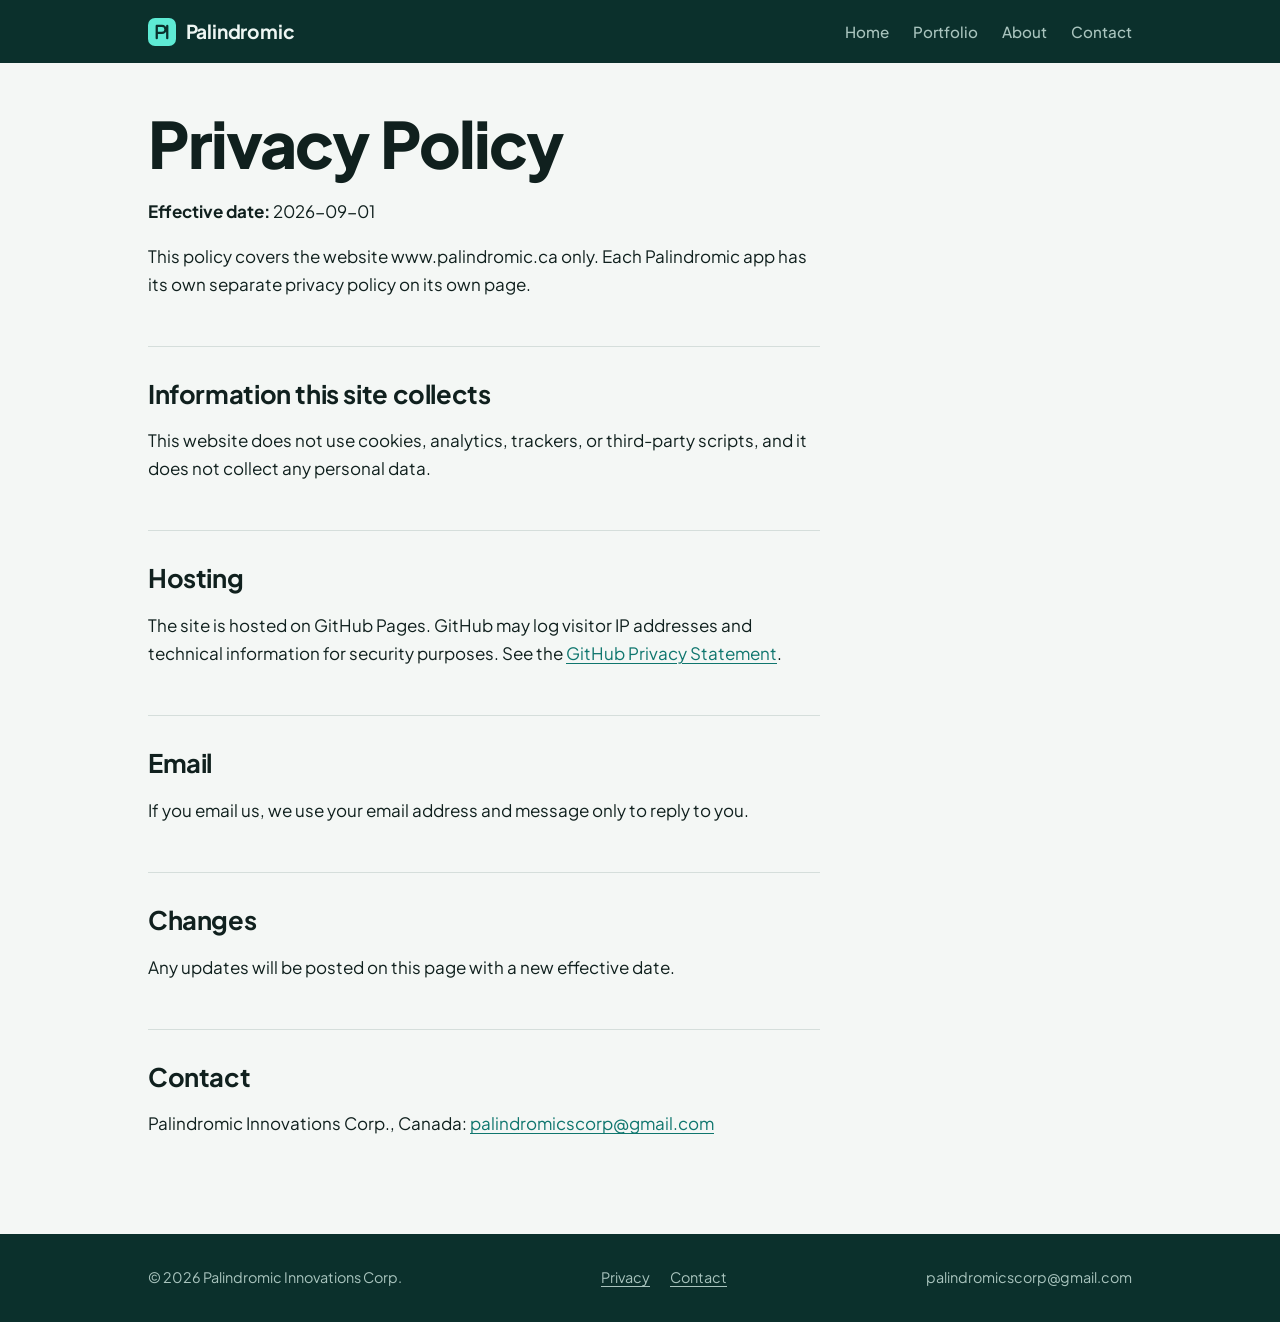
<file: privacy.html>
<!doctype html>
<html lang="en">
<head>
<meta charset="utf-8">
<meta name="viewport" content="width=device-width, initial-scale=1">
<title>Privacy Policy | Palindromic</title>
<meta name="description" content="Privacy policy for the palindromic.ca website.">
<link rel="canonical" href="https://www.palindromic.ca/privacy.html">
<meta property="og:type" content="website">
<meta property="og:site_name" content="Palindromic">
<meta property="og:title" content="Privacy Policy | Palindromic">
<meta property="og:description" content="Privacy policy for the palindromic.ca website.">
<meta property="og:url" content="https://www.palindromic.ca/privacy.html">
<meta property="og:image" content="https://www.palindromic.ca/assets/img/og.png">
<meta property="og:image:width" content="1200">
<meta property="og:image:height" content="630">
<meta property="og:image:alt" content="Palindromic: privacy-first Android apps, websites and web apps">
<meta name="twitter:card" content="summary_large_image">
<link rel="icon" href="favicon.svg" type="image/svg+xml">
<link rel="preload" href="assets/fonts/plus-jakarta-sans.woff2" as="font" type="font/woff2" crossorigin>
<link rel="stylesheet" href="assets/css/style.css">
</head>
<body>
<a class="skip-link" href="#main">Skip to content</a>
<header class="site-header">
  <div class="container nav-wrap">
    <a class="brand" href="index.html"><svg class="logo-mark" viewBox="0 0 32 32" width="28" height="28" aria-hidden="true" focusable="false"><rect width="32" height="32" rx="8" fill="currentColor"/><path d="M10 23V9h6a4 4 0 0 1 0 8h-6M22 9v14" fill="none" stroke="var(--bg)" stroke-width="2.6" stroke-linecap="round" stroke-linejoin="round"/></svg><span>Palindromic</span></a>
    <nav aria-label="Main">
      <ul class="nav">
        <li><a href="index.html">Home</a></li>
        <li><a href="portfolio.html">Portfolio</a></li>
        <li><a href="about.html">About</a></li>
        <li><a href="contact.html">Contact</a></li>
      </ul>
    </nav>
  </div>
</header>
<main id="main" class="container">
<article class="prose">
  <h1>Privacy Policy</h1>
  <p><strong>Effective date:</strong> 2026-09-01</p>
  <p>This policy covers the website www.palindromic.ca only. Each Palindromic app has its own separate privacy policy on its own page.</p>
  <h2>Information this site collects</h2>
  <p>This website does not use cookies, analytics, trackers, or third-party scripts, and it does not collect any personal data.</p>
  <h2>Hosting</h2>
  <p>The site is hosted on GitHub Pages. GitHub may log visitor IP addresses and technical information for security purposes. See the <a href="https://docs.github.com/en/site-policy/privacy-policies/github-general-privacy-statement">GitHub Privacy Statement</a>.</p>
  <h2>Email</h2>
  <p>If you email us, we use your email address and message only to reply to you.</p>
  <h2>Changes</h2>
  <p>Any updates will be posted on this page with a new effective date.</p>
  <h2>Contact</h2>
  <p>Palindromic Innovations Corp., Canada: <a href="mailto:palindromicscorp@gmail.com">palindromicscorp@gmail.com</a></p>
</article>
</main>
<footer class="site-footer">
  <div class="container footer-wrap">
    <p>&copy; 2026 Palindromic Innovations Corp.</p>
    <ul class="footer-links">
      <li><a href="privacy.html">Privacy</a></li>
      <li><a href="contact.html">Contact</a></li>
    </ul>
    <p>palindromicscorp@gmail.com</p>
  </div>
</footer>
</body>
</html>
</file>
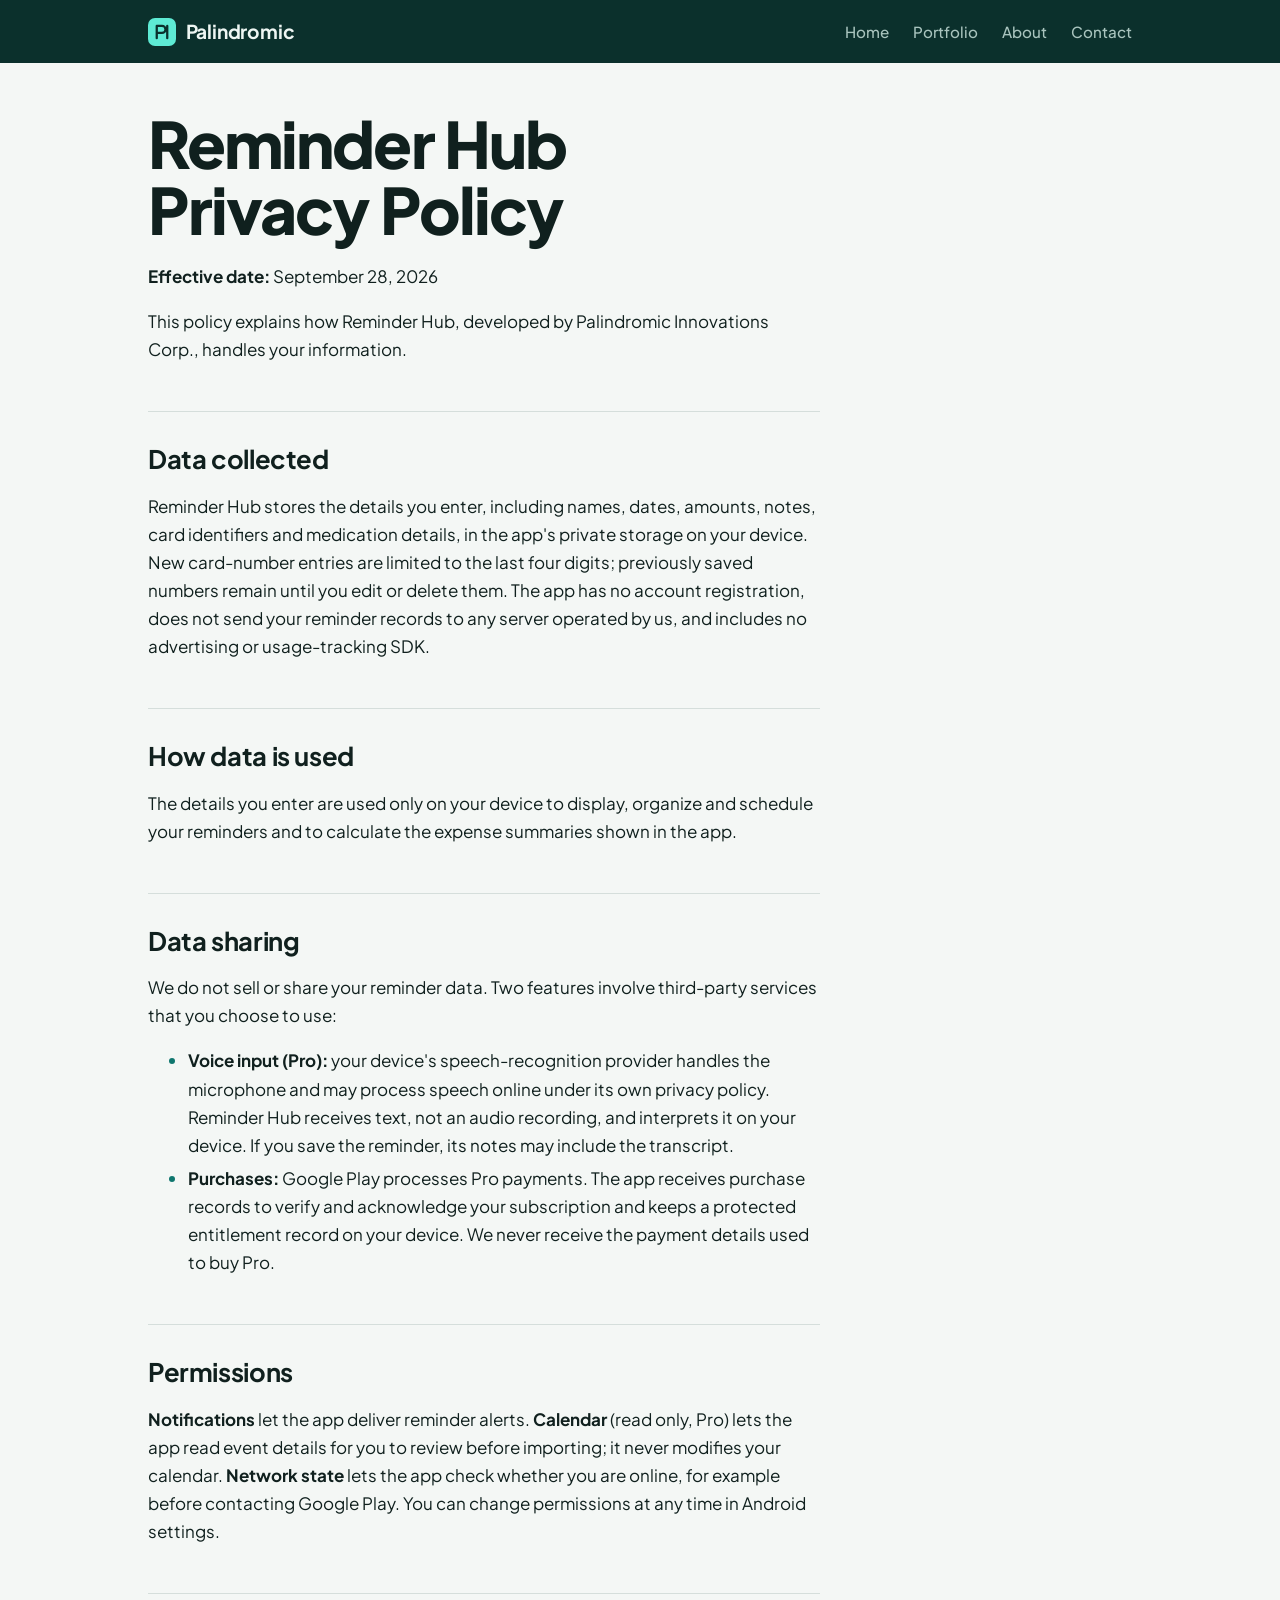
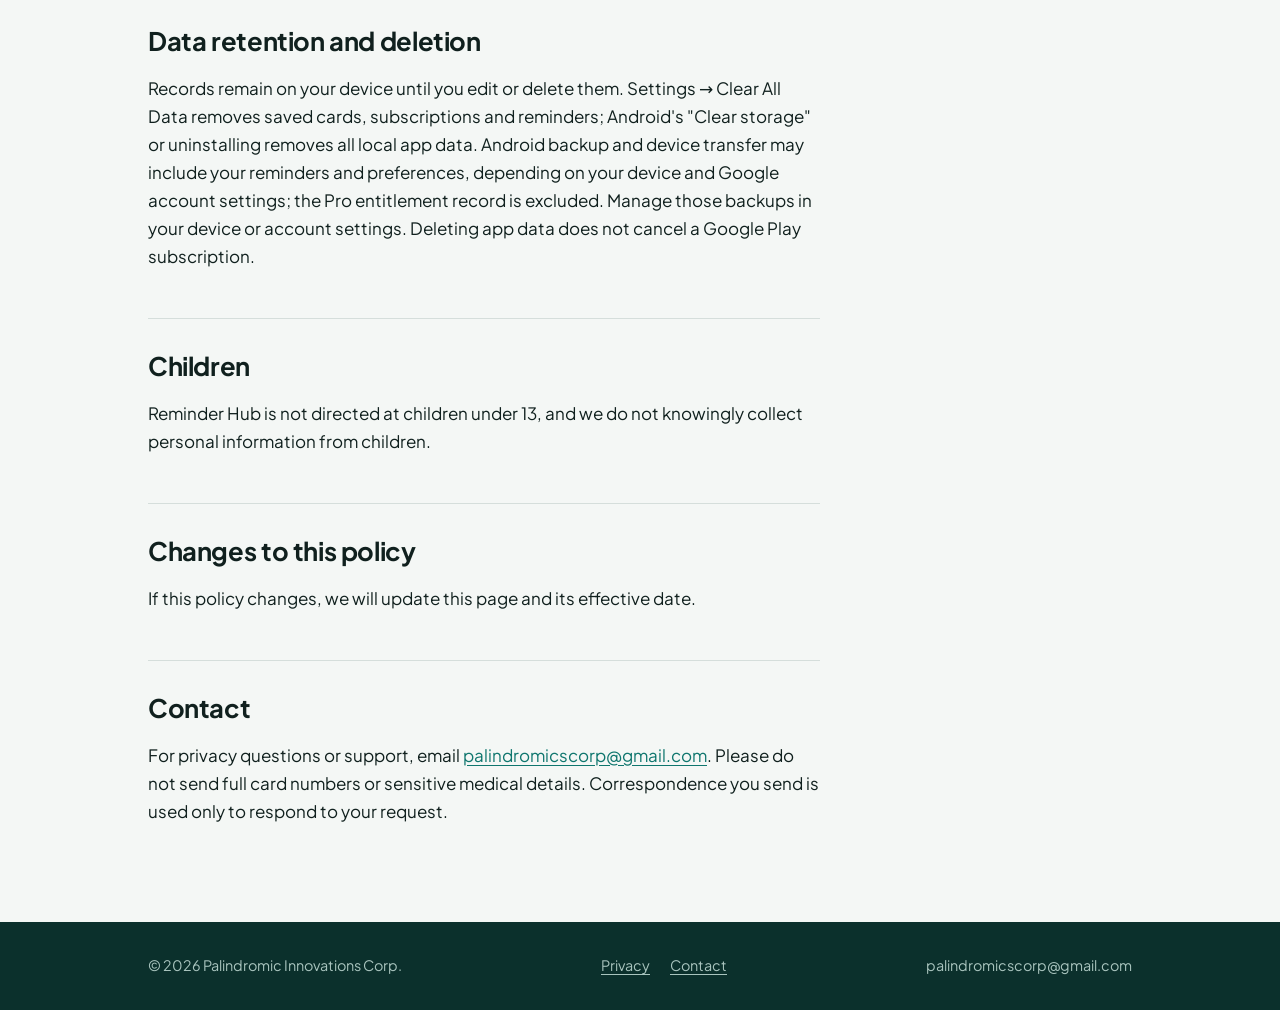
<file: apps/reminderhub/privacy.html>
<!doctype html>
<html lang="en">
<head>
<meta charset="utf-8">
<meta name="viewport" content="width=device-width, initial-scale=1">
<title>Reminder Hub Privacy Policy | Palindromic</title>
<meta name="description" content="Privacy policy for Reminder Hub.">
<link rel="canonical" href="https://www.palindromic.ca/apps/reminderhub/privacy.html">
<meta property="og:type" content="website">
<meta property="og:site_name" content="Palindromic">
<meta property="og:title" content="Reminder Hub Privacy Policy | Palindromic">
<meta property="og:description" content="Privacy policy for Reminder Hub.">
<meta property="og:url" content="https://www.palindromic.ca/apps/reminderhub/privacy.html">
<meta property="og:image" content="https://www.palindromic.ca/assets/img/og.png">
<meta property="og:image:width" content="1200">
<meta property="og:image:height" content="630">
<meta property="og:image:alt" content="Palindromic: privacy-first Android apps, websites and web apps">
<meta name="twitter:card" content="summary_large_image">
<link rel="icon" href="../../favicon.svg" type="image/svg+xml">
<link rel="preload" href="../../assets/fonts/plus-jakarta-sans.woff2" as="font" type="font/woff2" crossorigin>
<link rel="stylesheet" href="../../assets/css/style.css">
</head>
<body>
<a class="skip-link" href="#main">Skip to content</a>
<header class="site-header">
  <div class="container nav-wrap">
    <a class="brand" href="../../index.html"><svg class="logo-mark" viewBox="0 0 32 32" width="28" height="28" aria-hidden="true" focusable="false"><rect width="32" height="32" rx="8" fill="currentColor"/><path d="M10 23V9h6a4 4 0 0 1 0 8h-6M22 9v14" fill="none" stroke="var(--bg)" stroke-width="2.6" stroke-linecap="round" stroke-linejoin="round"/></svg><span>Palindromic</span></a>
    <nav aria-label="Main">
      <ul class="nav">
        <li><a href="../../index.html">Home</a></li>
        <li><a href="../../portfolio.html">Portfolio</a></li>
        <li><a href="../../about.html">About</a></li>
        <li><a href="../../contact.html">Contact</a></li>
      </ul>
    </nav>
  </div>
</header>
<main id="main" class="container">
<article class="prose">
  <h1>Reminder Hub Privacy Policy</h1>
  <p><strong>Effective date:</strong> September 28, 2026</p>
  <p>This policy explains how Reminder Hub, developed by Palindromic Innovations Corp., handles your information.</p>
  <h2>Data collected</h2>
  <p>Reminder Hub stores the details you enter, including names, dates, amounts, notes, card identifiers and medication details, in the app's private storage on your device. New card-number entries are limited to the last four digits; previously saved numbers remain until you edit or delete them. The app has no account registration, does not send your reminder records to any server operated by us, and includes no advertising or usage-tracking SDK.</p>
  <h2>How data is used</h2>
  <p>The details you enter are used only on your device to display, organize and schedule your reminders and to calculate the expense summaries shown in the app.</p>
  <h2>Data sharing</h2>
  <p>We do not sell or share your reminder data. Two features involve third-party services that you choose to use:</p>
  <ul>
    <li><strong>Voice input (Pro):</strong> your device's speech-recognition provider handles the microphone and may process speech online under its own privacy policy. Reminder Hub receives text, not an audio recording, and interprets it on your device. If you save the reminder, its notes may include the transcript.</li>
    <li><strong>Purchases:</strong> Google Play processes Pro payments. The app receives purchase records to verify and acknowledge your subscription and keeps a protected entitlement record on your device. We never receive the payment details used to buy Pro.</li>
  </ul>
  <h2>Permissions</h2>
  <p><strong>Notifications</strong> let the app deliver reminder alerts. <strong>Calendar</strong> (read only, Pro) lets the app read event details for you to review before importing; it never modifies your calendar. <strong>Network state</strong> lets the app check whether you are online, for example before contacting Google Play. You can change permissions at any time in Android settings.</p>
  <h2>Data retention and deletion</h2>
  <p>Records remain on your device until you edit or delete them. Settings → Clear All Data removes saved cards, subscriptions and reminders; Android's "Clear storage" or uninstalling removes all local app data. Android backup and device transfer may include your reminders and preferences, depending on your device and Google account settings; the Pro entitlement record is excluded. Manage those backups in your device or account settings. Deleting app data does not cancel a Google Play subscription.</p>
  <h2>Children</h2>
  <p>Reminder Hub is not directed at children under 13, and we do not knowingly collect personal information from children.</p>
  <h2>Changes to this policy</h2>
  <p>If this policy changes, we will update this page and its effective date.</p>
  <h2>Contact</h2>
  <p>For privacy questions or support, email <a href="mailto:palindromicscorp@gmail.com">palindromicscorp@gmail.com</a>. Please do not send full card numbers or sensitive medical details. Correspondence you send is used only to respond to your request.</p>
</article>
</main>
<footer class="site-footer">
  <div class="container footer-wrap">
    <p>&copy; 2026 Palindromic Innovations Corp.</p>
    <ul class="footer-links">
      <li><a href="../../privacy.html">Privacy</a></li>
      <li><a href="../../contact.html">Contact</a></li>
    </ul>
    <p>palindromicscorp@gmail.com</p>
  </div>
</footer>
</body>
</html>
</file>
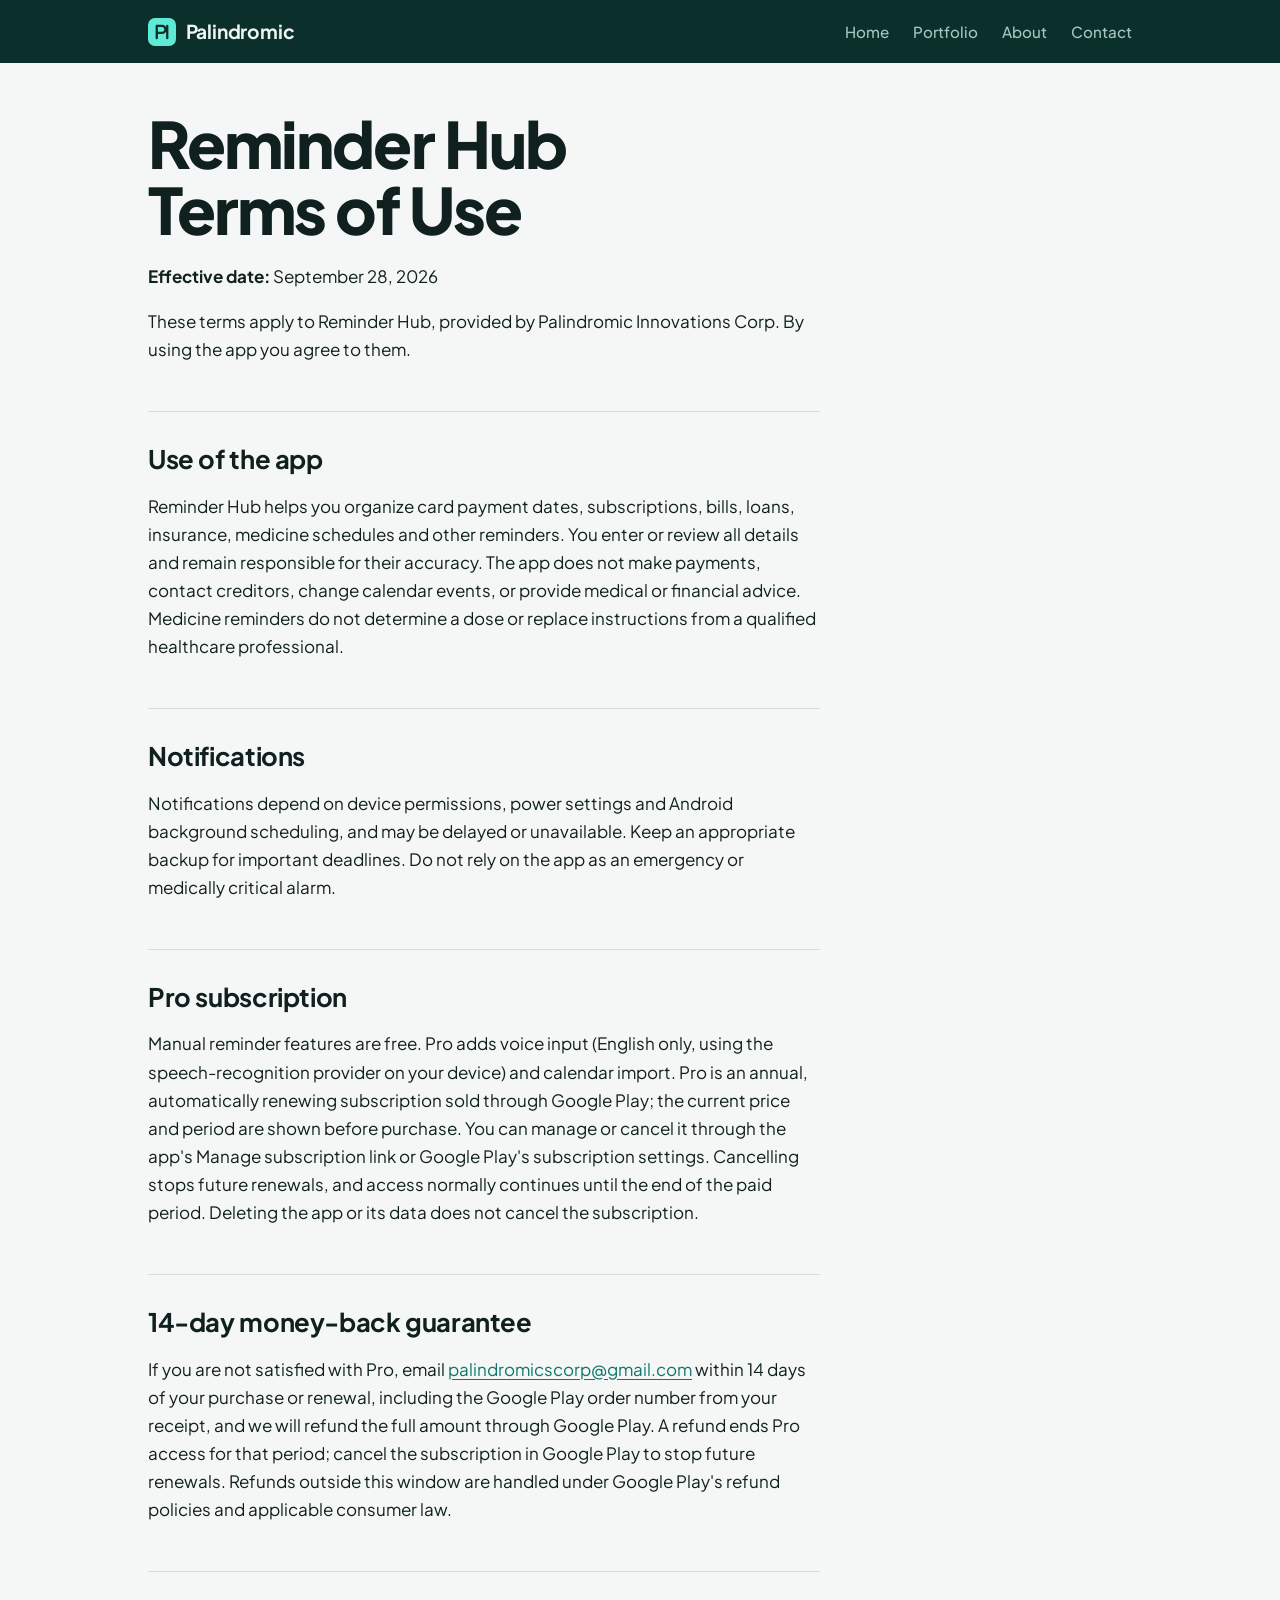
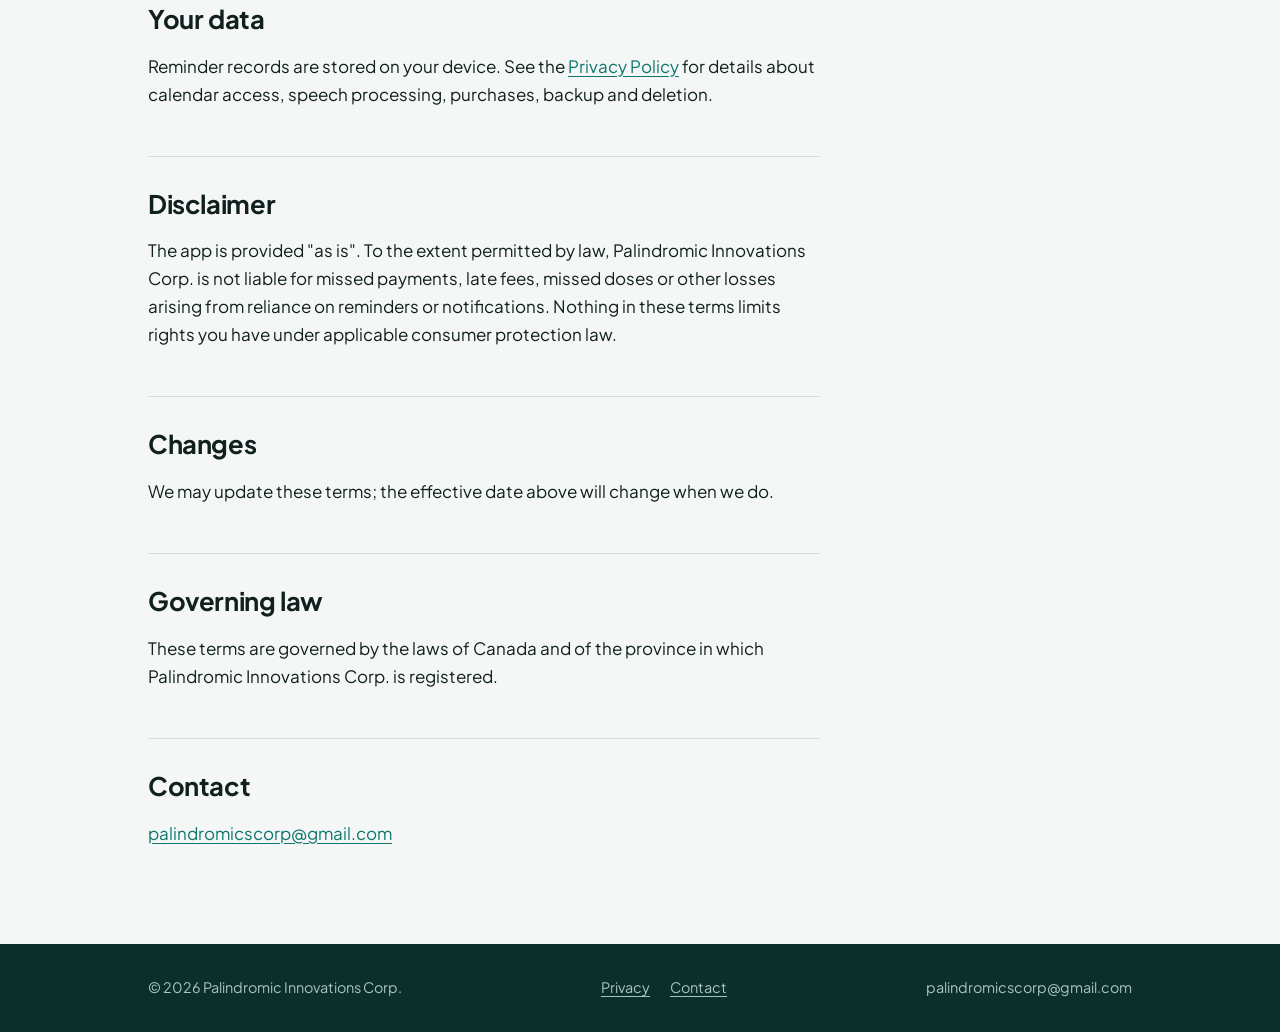
<file: apps/reminderhub/terms.html>
<!doctype html>
<html lang="en">
<head>
<meta charset="utf-8">
<meta name="viewport" content="width=device-width, initial-scale=1">
<title>Reminder Hub Terms of Use | Palindromic</title>
<meta name="description" content="Terms of use for Reminder Hub.">
<link rel="canonical" href="https://www.palindromic.ca/apps/reminderhub/terms.html">
<meta property="og:type" content="website">
<meta property="og:site_name" content="Palindromic">
<meta property="og:title" content="Reminder Hub Terms of Use | Palindromic">
<meta property="og:description" content="Terms of use for Reminder Hub.">
<meta property="og:url" content="https://www.palindromic.ca/apps/reminderhub/terms.html">
<meta property="og:image" content="https://www.palindromic.ca/assets/img/og.png">
<meta property="og:image:width" content="1200">
<meta property="og:image:height" content="630">
<meta property="og:image:alt" content="Palindromic: privacy-first Android apps, websites and web apps">
<meta name="twitter:card" content="summary_large_image">
<link rel="icon" href="../../favicon.svg" type="image/svg+xml">
<link rel="preload" href="../../assets/fonts/plus-jakarta-sans.woff2" as="font" type="font/woff2" crossorigin>
<link rel="stylesheet" href="../../assets/css/style.css">
</head>
<body>
<a class="skip-link" href="#main">Skip to content</a>
<header class="site-header">
  <div class="container nav-wrap">
    <a class="brand" href="../../index.html"><svg class="logo-mark" viewBox="0 0 32 32" width="28" height="28" aria-hidden="true" focusable="false"><rect width="32" height="32" rx="8" fill="currentColor"/><path d="M10 23V9h6a4 4 0 0 1 0 8h-6M22 9v14" fill="none" stroke="var(--bg)" stroke-width="2.6" stroke-linecap="round" stroke-linejoin="round"/></svg><span>Palindromic</span></a>
    <nav aria-label="Main">
      <ul class="nav">
        <li><a href="../../index.html">Home</a></li>
        <li><a href="../../portfolio.html">Portfolio</a></li>
        <li><a href="../../about.html">About</a></li>
        <li><a href="../../contact.html">Contact</a></li>
      </ul>
    </nav>
  </div>
</header>
<main id="main" class="container">
<article class="prose">
  <h1>Reminder Hub Terms of Use</h1>
  <p><strong>Effective date:</strong> September 28, 2026</p>
  <p>These terms apply to Reminder Hub, provided by Palindromic Innovations Corp. By using the app you agree to them.</p>
  <h2>Use of the app</h2>
  <p>Reminder Hub helps you organize card payment dates, subscriptions, bills, loans, insurance, medicine schedules and other reminders. You enter or review all details and remain responsible for their accuracy. The app does not make payments, contact creditors, change calendar events, or provide medical or financial advice. Medicine reminders do not determine a dose or replace instructions from a qualified healthcare professional.</p>
  <h2>Notifications</h2>
  <p>Notifications depend on device permissions, power settings and Android background scheduling, and may be delayed or unavailable. Keep an appropriate backup for important deadlines. Do not rely on the app as an emergency or medically critical alarm.</p>
  <h2>Pro subscription</h2>
  <p>Manual reminder features are free. Pro adds voice input (English only, using the speech-recognition provider on your device) and calendar import. Pro is an annual, automatically renewing subscription sold through Google Play; the current price and period are shown before purchase. You can manage or cancel it through the app's Manage subscription link or Google Play's subscription settings. Cancelling stops future renewals, and access normally continues until the end of the paid period. Deleting the app or its data does not cancel the subscription.</p>
  <h2>14-day money-back guarantee</h2>
  <p>If you are not satisfied with Pro, email <a href="mailto:palindromicscorp@gmail.com">palindromicscorp@gmail.com</a> within 14 days of your purchase or renewal, including the Google Play order number from your receipt, and we will refund the full amount through Google Play. A refund ends Pro access for that period; cancel the subscription in Google Play to stop future renewals. Refunds outside this window are handled under Google Play's refund policies and applicable consumer law.</p>
  <h2>Your data</h2>
  <p>Reminder records are stored on your device. See the <a href="privacy.html">Privacy Policy</a> for details about calendar access, speech processing, purchases, backup and deletion.</p>
  <h2>Disclaimer</h2>
  <p>The app is provided "as is". To the extent permitted by law, Palindromic Innovations Corp. is not liable for missed payments, late fees, missed doses or other losses arising from reliance on reminders or notifications. Nothing in these terms limits rights you have under applicable consumer protection law.</p>
  <h2>Changes</h2>
  <p>We may update these terms; the effective date above will change when we do.</p>
  <h2>Governing law</h2>
  <p>These terms are governed by the laws of Canada and of the province in which Palindromic Innovations Corp. is registered.</p>
  <h2>Contact</h2>
  <p><a href="mailto:palindromicscorp@gmail.com">palindromicscorp@gmail.com</a></p>
</article>
</main>
<footer class="site-footer">
  <div class="container footer-wrap">
    <p>&copy; 2026 Palindromic Innovations Corp.</p>
    <ul class="footer-links">
      <li><a href="../../privacy.html">Privacy</a></li>
      <li><a href="../../contact.html">Contact</a></li>
    </ul>
    <p>palindromicscorp@gmail.com</p>
  </div>
</footer>
</body>
</html>
</file>
<file: assets/css/style.css>
/* Self-hosted (SIL OFL) so the site makes no third-party requests */
@font-face{font-family:"Plus Jakarta Sans";src:url("../fonts/plus-jakarta-sans.woff2") format("woff2");font-weight:200 800;font-display:swap}

/* Pine and mint. All text/background pairs are WCAG AA. */
:root{--bg:#f4f7f5;--surface:#fff;--text:#10201e;--muted:#51605d;--border:#d5dedb;--accent:#0f766e;--accent-ink:#fff;--band:#0b302c;--shadow:0 1px 2px #0b302c14,0 12px 28px -12px #0b302c33;--display:"Plus Jakarta Sans",system-ui,-apple-system,"Segoe UI",Roboto,sans-serif;color-scheme:light dark}
@media (prefers-color-scheme:dark){:root{--bg:#0c1513;--surface:#132220;--text:#e6efec;--muted:#9db0ab;--border:#24403b;--accent:#3fd0bd;--accent-ink:#06201d;--band:#0f2b27;--shadow:none}}

/* Dark pine bands (header, hero, CTA, footer) remap the tokens so everything inside just works */
.site-header,.hero,.cta,.site-footer{--bg:var(--band);--text:#eef6f3;--muted:#a9c4be;--accent:#5eead4;--accent-ink:#06201d;--border:#ffffff24;background:var(--bg);color:var(--text)}

*{box-sizing:border-box}
body{margin:0;min-height:100vh;display:flex;flex-direction:column;background:var(--bg);color:var(--text);font:1.0625rem/1.65 var(--display);-webkit-font-smoothing:antialiased}
.container{width:100%;max-width:64rem;margin:0 auto;padding:0 1.25rem}
/* main.container: must outrank .container, whose padding shorthand would zero the block padding */
main.container{flex:1;padding-block:3rem 5rem}
a{color:var(--accent);text-underline-offset:.2em}
a:hover{text-decoration-thickness:2px}
:focus-visible{outline:3px solid var(--accent);outline-offset:3px;border-radius:4px}
.skip-link{position:absolute;left:1rem;top:-4rem;background:var(--accent);color:var(--accent-ink);padding:.5rem 1rem;border-radius:6px;z-index:10}
.skip-link:focus{top:1rem}

.nav-wrap{display:flex;flex-wrap:wrap;align-items:center;justify-content:space-between;gap:.5rem;padding-block:1.1rem}
.brand{display:flex;align-items:center;gap:.6rem;font:700 1.2rem/1 var(--display);letter-spacing:-.01em;color:var(--text);text-decoration:none}
.logo-mark{color:var(--accent)}
.nav{display:flex;gap:1.5rem;list-style:none;margin:0;padding:0}
.nav a{color:var(--muted);text-decoration:none;font-weight:500;font-size:.95rem;padding-block:.4rem;border-bottom:2px solid transparent}
.nav a:hover,.nav a[aria-current]{color:var(--text);border-color:var(--accent)}

h1,h2,h3{font-family:var(--display);text-wrap:balance}
h1{font-size:clamp(2.4rem,6vw,4rem);font-weight:800;line-height:1.02;margin:0 0 1.25rem;letter-spacing:-.03em}
h2{font-size:1.6rem;font-weight:700;line-height:1.2;letter-spacing:-.015em;margin:3rem 0 1rem}
h3{margin:0 0 .4rem;font-size:1.2rem;line-height:1.25;font-weight:700;letter-spacing:-.01em}
.eyebrow{color:var(--muted);font-size:.95rem;margin:0 0 1.5rem}
.lead{font-size:1.35rem;line-height:1.45}

/* Hero: full-bleed pine band; the wordmark sits above its own mirror image */
.hero{margin-top:-3rem;padding-block:4.5rem 5rem;border-image:conic-gradient(var(--bg) 0 0) fill 0/0/0 100vmax}
.hero h1{width:fit-content;font-size:clamp(2.8rem,12vw,8.5rem);line-height:.86;letter-spacing:-.025em;margin-bottom:2.5rem}
/* Reflection, home only. The mask is written upside down because scaleY flips it with the text. */
.hero h1[data-mirror]::after{content:attr(data-mirror);content:attr(data-mirror) / "";display:block;margin-top:-.02em;transform:scaleY(-1);color:transparent;-webkit-text-stroke:max(1px,.012em) var(--accent);-webkit-mask-image:linear-gradient(transparent 20%,#000);mask-image:linear-gradient(transparent 20%,#000)}
@media (prefers-reduced-motion:no-preference){.hero h1[data-mirror]::after{animation:mirror .9s .25s ease-out backwards}}
@keyframes mirror{from{opacity:0}}
.hero p{max-width:38rem}
.hero .lead{font-family:var(--display);font-weight:500;font-size:clamp(1.35rem,2.6vw,1.75rem);line-height:1.3;color:var(--text)}
.hero p:not(.lead):not(.eyebrow){color:var(--muted)}

.button{display:inline-block;margin-top:.75rem;background:var(--accent);color:var(--accent-ink);padding:.8rem 1.5rem;border-radius:999px;text-decoration:none;font-weight:600;transition:transform .15s}
.button:hover{filter:brightness(1.08);transform:translateY(-1px)}
.button.ghost{background:none;color:var(--text);box-shadow:inset 0 0 0 1.5px var(--border);margin-left:.5rem}

/* Home sections: heading in a left rail, content beside it */
main>section:not(.hero):not(.cta){margin-top:4.5rem}
main>section>h2{margin-top:0}
@media (min-width:48rem){main>section:not(.hero):not(.cta){display:grid;grid-template-columns:13rem minmax(0,1fr);gap:2rem}}

.cards{list-style:none;padding:0;margin:0;display:grid;gap:1.25rem;grid-template-columns:repeat(auto-fit,minmax(15rem,1fr))}
.card{background:var(--surface);border:1px solid var(--border);border-radius:16px;padding:1.5rem;box-shadow:var(--shadow)}
.card p{margin:0;color:var(--muted)}
.card-muted{border-style:dashed;background:none;box-shadow:none}
/* Principles are statements, not objects: ruled list instead of boxes */
#principles+.cards,.cards.ruled{gap:0 2.5rem}
#principles+.cards .card,.cards.ruled .card{background:none;border:0;border-top:2px solid var(--text);border-radius:0;box-shadow:none;padding:1rem 0 2rem}
/* A real sequence, so it is numbered */
ol.ruled{counter-reset:step}
ol.ruled h3::before{counter-increment:step;content:counter(step) ". ";color:var(--accent)}

/* Portfolio */
.facts{display:grid;grid-template-columns:auto 1fr;gap:.5rem 2rem;margin:0}
.facts dt{font-weight:600}
.facts dd{margin:0;color:var(--muted)}
.cards.projects{grid-template-columns:repeat(auto-fill,minmax(min(100%,19rem),1fr))}
.projects .card>*+*{margin-top:.85rem}
.projects .card>img,.shots{display:block;width:calc(100% + 3rem);max-width:none;margin:-1.5rem -1.5rem 0;border-radius:15px 15px 0 0;border-bottom:1px solid var(--border)}
.projects .card>img{height:auto;aspect-ratio:16/10;object-fit:cover;object-position:top}
.shots{display:flex;justify-content:center;gap:1rem;padding:1.25rem 1.25rem 0;background:var(--bg);overflow:hidden}
.shots img{width:45%;max-width:11rem;height:auto;border-radius:10px 10px 0 0;box-shadow:var(--shadow)}
.projects h3{margin-bottom:0}
.projects .card p{font-size:.95rem}
.meta,.note{font-size:.9rem}
.note{color:var(--muted);margin:1rem 0 0}
.card .links{display:flex;flex-wrap:wrap;gap:.25rem 1.25rem;margin-top:.85rem}
.tags,.scores{display:flex;flex-wrap:wrap;list-style:none;padding:0;margin:.85rem 0 0}
.tags{gap:.4rem;font-size:.8rem}
.tags li{padding:.1rem .65rem;border-radius:999px;border:1px solid var(--border);color:var(--muted)}
.tags .live{background:var(--accent);border-color:transparent;color:var(--accent-ink);font-weight:600}
.scores{gap:.5rem 1.5rem;font-size:.8rem;color:var(--muted)}
.scores b{display:block;font:800 1.7rem/1.1 var(--display);color:var(--accent)}
.points{margin-bottom:0;padding-left:1.1rem;font-size:.95rem;color:var(--muted)}
.points li::marker{color:var(--accent)}

.cta{margin-top:5rem;padding:clamp(2rem,5vw,3.5rem);border-radius:24px}
.cta h2{margin:0 0 .5rem;font-size:clamp(1.8rem,4vw,2.6rem);font-weight:800;letter-spacing:-.03em}
.cta p{margin:0;color:var(--muted);font-size:1.15rem}

.prose{max-width:42rem}
.prose h2{padding-top:2rem;border-top:1px solid var(--border)}
.prose li{margin-block:.35rem}
.prose li::marker{color:var(--accent)}

.site-footer{color:var(--muted);font-size:.9rem}
.footer-wrap{display:flex;flex-wrap:wrap;gap:.5rem 1.5rem;justify-content:space-between;align-items:center;padding-block:2rem}
.footer-wrap p{margin:0}
.footer-links{display:flex;gap:1.25rem;list-style:none;margin:0;padding:0}
.footer-links a{color:var(--muted)}
.footer-links a:hover{color:var(--text)}
</file>
